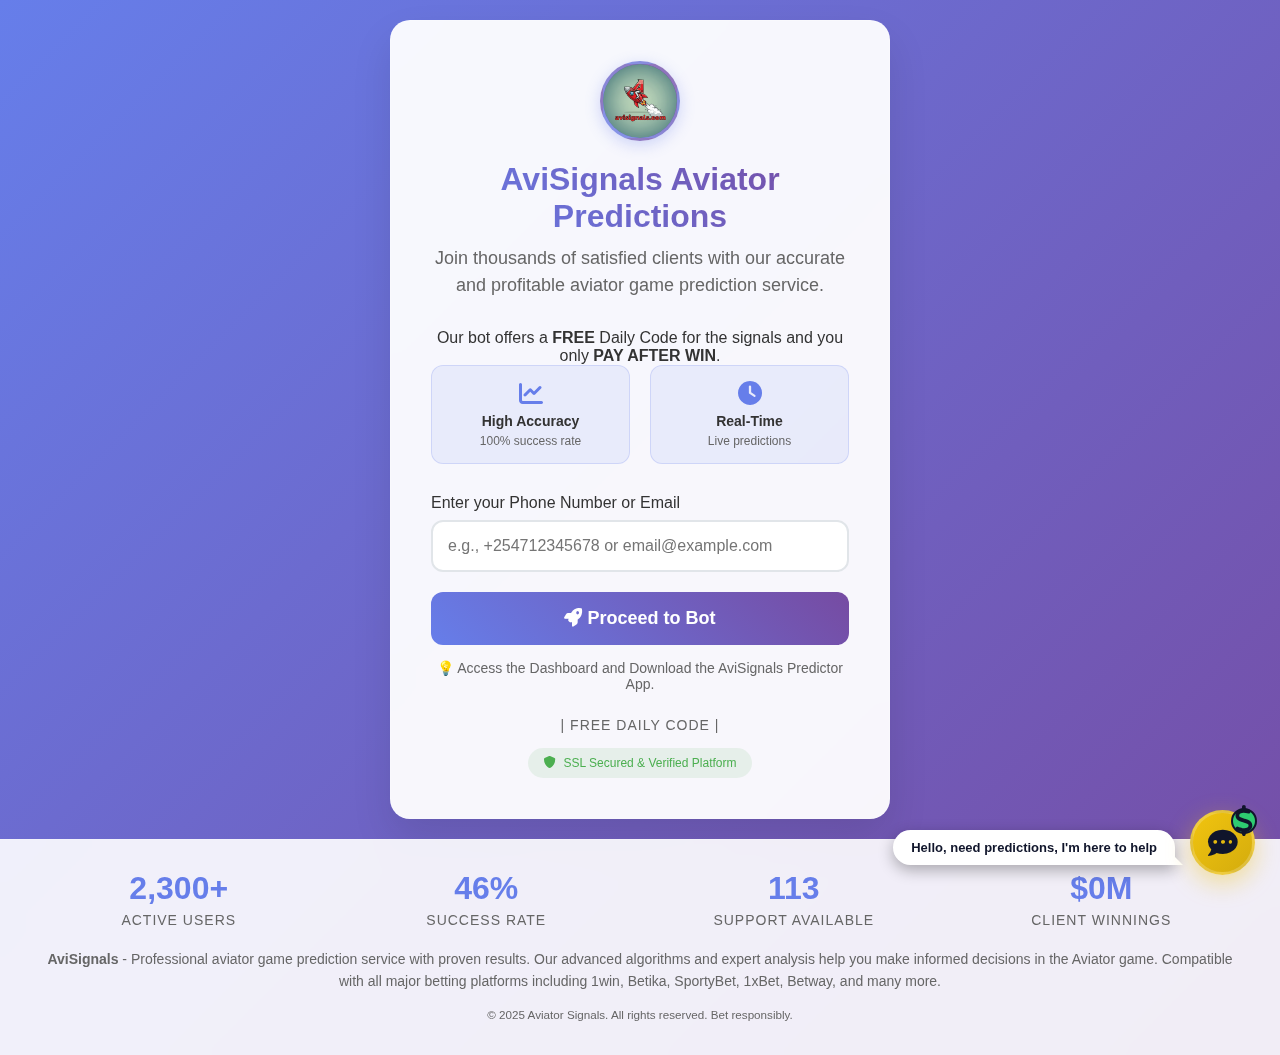
<file: index.html>
<!DOCTYPE html>
<html lang="en">

<head>
    <meta charset="UTF-8">
    <meta name="viewport" content="width=device-width, initial-scale=1.0">
    <title>AviSignals - Premium Aviator Prediction Service</title>

    <!-- Security Headers -->
    <meta http-equiv="Content-Security-Policy"
        content="default-src 'self'; script-src 'self' 'unsafe-inline' https://cdnjs.cloudflare.com https://cdn.jsdelivr.net https://js.paystack.co https://cdn.socket.io; style-src 'self' 'unsafe-inline' https://fonts.googleapis.com https://cdnjs.cloudflare.com https://cdn.jsdelivr.net; font-src 'self' https://fonts.gstatic.com https://cdnjs.cloudflare.com; img-src 'self' data: https: https://api.qrserver.com https://chart.googleapis.com https://js.paystack.co; connect-src 'self' https://back.avisignals.com https://aviator-backend-komp.onrender.com https://api.safaricom.co.ke https://api.exchangerate-api.com https://uhwhhxywilhlgppzjpcg.supabase.co https://cdn.jsdelivr.net https://cdn.socket.io wss://back.avisignals.com wss://aviator-backend-komp.onrender.com wss://*.socket.io https://wa.me; frame-src 'self' https://js.paystack.co; object-src 'none'; base-uri 'self'; form-action 'self'; upgrade-insecure-requests;">
    <meta http-equiv="X-Content-Type-Options" content="nosniff">
    <meta http-equiv="Referrer-Policy" content="strict-origin-when-cross-origin">
    <meta http-equiv="Permissions-Policy" content="geolocation=(), microphone=(), camera=()">

    <!-- SEO Meta Tags -->
    <meta name="description"
        content="Professional Aviator game predictions with high accuracy rates. Join thousands of satisfied clients.">
    <meta name="keywords"
        content="aviator predictions, aviator signals, casino predictions, aviator bot, aviator predictor, aviator game tips, aviator winning strategies, aviator prediction service, aviator signals, aviator game predictions, aviator betting tips, aviator profit tips, aviator prediction accuracy, aviator winning signals, aviator prediction bot, aviator game analysis, aviator prediction platform, aviator prediction app, aviator prediction website, aviator predictor app, aviator prediction results, aviator predictor app, aviator prediction app, aviator prediction, aviator prediction performance, accurateaviator prediction , accurate aviator predictor, aviator predictors, aviator prediction service, aviator prediction platform, aviator prediction app, aviator prediction website, aviator prediction bot, aviator prediction results, aviator prediction accuracy, aviator prediction success rate, aviator prediction testimonials, aviator prediction reviews, aviator prediction features, aviator prediction benefits, aviator prediction pricing, aviator prediction subscription, aviator prediction free trial">
    <meta name="author" content="Aviator Signals">

    <!-- Open Graph Meta Tags -->
    <meta property="og:title" content="Aviator Signals - Premium Prediction Service">
    <meta property="og:description"
        content="Professional Aviator game predictions with high accuracy rates. Join thousands of satisfied clients.">
    <meta property="og:type" content="website">
    <meta property="og:url" content="https://avisignals.com">

    <!-- Favicon -->
    <link rel="icon" type="image/x-icon" href="favicon.jpg?v=2025-08-31">
    <link rel="shortcut icon" href="favicon.jpg?v=2025-08-31" type="image/x-icon">
    <link rel="apple-touch-icon" href="favicon.jpg?v=2025-08-31">

    <!-- Font Awesome -->
    <link rel="stylesheet" href="https://cdnjs.cloudflare.com/ajax/libs/font-awesome/6.0.0/css/all.min.css">

    <!-- Google Fonts -->
    <link href="https://fonts.googleapis.com/css2?family=Inter:wght@400;500;600;700&display=swap" rel="stylesheet">

    <style>
        * {
            margin: 0;
            padding: 0;
            box-sizing: border-box;
        }

        body {
            font-family: 'Inter', sans-serif;
            background: linear-gradient(135deg, #667eea 0%, #764ba2 100%);
            min-height: 100vh;
            display: flex;
            flex-direction: column;
            color: #333;
        }

        .container {
            flex: 1;
            display: flex;
            align-items: center;
            justify-content: center;
            padding: 20px;
        }

        .landing-card {
            background: rgba(255, 255, 255, 0.95);
            backdrop-filter: blur(10px);
            border-radius: 20px;
            padding: 40px;
            max-width: 500px;
            width: 100%;
            text-align: center;
            box-shadow: 0 20px 40px rgba(0, 0, 0, 0.1);
            border: 1px solid rgba(255, 255, 255, 0.2);
        }

        .logo {
            width: 80px;
            height: 80px;
            background: linear-gradient(45deg, #667eea, #764ba2);
            border-radius: 50%;
            margin: 0 auto 20px;
            display: flex;
            align-items: center;
            justify-content: center;
            font-size: 36px;
            color: white;
            overflow: hidden;
            box-shadow: 0 4px 15px rgba(102, 126, 234, 0.3);
            border: 3px solid rgba(255, 255, 255, 0.2);
        }

        .landing-card h1 {
            font-size: 32px;
            font-weight: 700;
            margin-bottom: 10px;
            background: linear-gradient(45deg, #667eea, #764ba2);
            -webkit-background-clip: text;
            -webkit-text-fill-color: transparent;
            background-clip: text;
        }

        .landing-card .subtitle {
            font-size: 18px;
            color: #666;
            margin-bottom: 30px;
            line-height: 1.5;
        }

        .features {
            display: grid;
            grid-template-columns: repeat(auto-fit, minmax(150px, 1fr));
            gap: 20px;
            margin-bottom: 30px;
        }

        .feature {
            padding: 15px;
            background: rgba(102, 126, 234, 0.1);
            border-radius: 12px;
            border: 1px solid rgba(102, 126, 234, 0.2);
        }

        .feature i {
            font-size: 24px;
            color: #667eea;
            margin-bottom: 8px;
        }

        .feature h3 {
            font-size: 14px;
            font-weight: 600;
            margin-bottom: 5px;
        }

        .feature p {
            font-size: 12px;
            color: #666;
        }

        .contact-form {
            margin-bottom: 25px;
        }

        .form-group {
            margin-bottom: 20px;
            text-align: left;
        }

        .form-group label {
            display: block;
            margin-bottom: 8px;
            font-weight: 500;
            color: #333;
        }

        .form-group input,
        .form-group select {
            width: 100%;
            padding: 15px;
            border: 2px solid #e1e5e9;
            border-radius: 12px;
            font-size: 16px;
            transition: all 0.3s ease;
            background: white;
        }

        .form-group input:focus,
        .form-group select:focus {
            outline: none;
            border-color: #667eea;
            box-shadow: 0 0 0 3px rgba(102, 126, 234, 0.1);
        }

        .proceed-btn {
            width: 100%;
            padding: 16px;
            background: linear-gradient(45deg, #667eea, #764ba2);
            color: white;
            border: none;
            border-radius: 12px;
            font-size: 18px;
            font-weight: 600;
            cursor: pointer;
            transition: all 0.3s ease;
            position: relative;
            overflow: hidden;
        }

        .proceed-btn:hover {
            transform: translateY(-2px);
            box-shadow: 0 10px 25px rgba(102, 126, 234, 0.3);
        }

        .proceed-btn:disabled {
            opacity: 0.7;
            cursor: not-allowed;
            transform: none;
        }

        .proceed-btn .loading {
            display: none;
        }

        .proceed-btn.loading .loading {
            display: inline-block;
            margin-right: 10px;
        }

        .footer {
            background: rgba(255, 255, 255, 0.9);
            backdrop-filter: blur(10px);
            padding: 30px 20px;
            text-align: center;
            border-top: 1px solid rgba(255, 255, 255, 0.2);
        }

        .footer-content {
            max-width: 1200px;
            margin: 0 auto;
        }

        .footer-stats {
            display: grid;
            grid-template-columns: repeat(auto-fit, minmax(200px, 1fr));
            gap: 30px;
            margin-bottom: 20px;
        }

        .stat {
            text-align: center;
        }

        .stat-number {
            font-size: 32px;
            font-weight: 700;
            color: #667eea;
            margin-bottom: 5px;
        }

        .stat-label {
            font-size: 14px;
            color: #666;
            text-transform: uppercase;
            letter-spacing: 1px;
        }

        .footer-text {
            font-size: 14px;
            color: #666;
            line-height: 1.6;
        }

        .security-badge {
            display: inline-flex;
            align-items: center;
            gap: 8px;
            background: rgba(76, 175, 80, 0.1);
            color: #4CAF50;
            padding: 8px 16px;
            border-radius: 20px;
            font-size: 12px;
            font-weight: 500;
            margin-top: 15px;
        }

        @media (max-width: 768px) {
            .landing-card {
                padding: 30px 20px;
                margin: 10px;
            }

            .landing-card h1 {
                font-size: 28px;
            }

            .features {
                grid-template-columns: 1fr;
            }

            .footer-stats {
                grid-template-columns: repeat(2, 1fr);
                gap: 20px;
            }
        }

        .pulse {
            animation: pulse 2s infinite;
        }

        @keyframes pulse {
            0% {
                transform: scale(1);
            }

            50% {
                transform: scale(1.05);
            }

            100% {
                transform: scale(1);
            }
        }

        .fade-in {
            animation: fadeIn 0.8s ease-out;
        }

        @keyframes fadeIn {
            from {
                opacity: 0;
                transform: translateY(20px);
            }

            to {
                opacity: 1;
                transform: translateY(0);
            }
        }

        /* WhatsApp Popup Styles */
        .whatsapp-popup {
            position: fixed;
            top: 20px;
            right: 20px;
            background: #25D366;
            color: white;
            padding: 15px 20px;
            border-radius: 25px;
            box-shadow: 0 4px 20px rgba(37, 211, 102, 0.4);
            cursor: pointer;
            z-index: 10000;
            display: flex;
            align-items: center;
            gap: 10px;
            font-weight: 600;
            font-size: 14px;
            transform: translateX(100%);
            opacity: 0;
            transition: all 0.3s ease;
            max-width: 200px;
        }

        .whatsapp-popup.show {
            transform: translateX(0);
            opacity: 1;
        }

        .whatsapp-popup:hover {
            background: #128C7E;
            transform: translateX(0) scale(1.05);
        }

        .whatsapp-popup .whatsapp-icon {
            font-size: 20px;
            animation: pulse 2s infinite;
        }

        .whatsapp-popup .close-btn {
            margin-left: auto;
            font-size: 16px;
            cursor: pointer;
            opacity: 0.8;
        }

        .whatsapp-popup .close-btn:hover {
            opacity: 1;
        }

        @keyframes pulse {
            0% {
                transform: scale(1);
            }

            50% {
                transform: scale(1.1);
            }

            100% {
                transform: scale(1);
            }
        }

        /* Mobile responsiveness */
        @media (max-width: 768px) {
            .whatsapp-popup {
                top: 10px;
                right: 10px;
                padding: 12px 16px;
                font-size: 13px;
                max-width: 180px;
            }

            .whatsapp-popup .whatsapp-icon {
                font-size: 18px;
            }
        }
    </style>
</head>

<body>
    <div class="container">
        <div class="landing-card fade-in">
            <div class="logo pulse">
                <img src="AvSiteImg/logo.png" alt="AviSignals Logo"
                    style="width: 100%; height: 100%; object-fit: contain; border-radius: 50%;">
            </div>

            <h1>AviSignals Aviator Predictions</h1>
            <p class="subtitle">Join thousands of satisfied clients with our accurate and profitable aviator game
                prediction service.</p>
            <p>Our bot offers a <strong>FREE</strong> Daily Code for the signals and you only <strong>PAY AFTER
                    WIN</strong>.</p>

            <div class="features">
                <div class="feature">
                    <i class="fas fa-chart-line"></i>
                    <h3>High Accuracy</h3>
                    <p>100% success rate</p>
                </div>
                <div class="feature">
                    <i class="fas fa-clock"></i>
                    <h3>Real-Time</h3>
                    <p>Live predictions</p>
                </div>
            </div>

            <form class="contact-form" id="contact-form">
                <div class="form-group">
                    <label for="contact-input">Enter your Phone Number or Email</label>
                    <input type="text" id="contact-input" placeholder="e.g., +254712345678 or email@example.com"
                        required>
                </div>

                <button type="submit" class="proceed-btn">
                    <i class="fas fa-rocket"></i>
                    Proceed to Bot
                </button>

                <p style="margin-top: 15px; font-size: 14px; color: #666;">💡 Access the Dashboard and Download the
                    AviSignals Predictor App.</p>
            </form>
            <div class="stat">
                <div class="stat-label">| FREE DAILY CODE |</div>
            </div>

            <script>
                document.getElementById('contact-form').addEventListener('submit', async function (e) {
                    e.preventDefault();

                    const btn = this.querySelector('.proceed-btn');
                    const contactInput = document.getElementById('contact-input');
                    const contactValue = contactInput.value.trim();

                    if (!contactValue) {
                        alert('Please enter your phone number or email');
                        return;
                    }

                    // Validate input
                    const isEmail = contactValue.includes('@');
                    const isPhone = /^[\d\s\+\-\(\)]+$/.test(contactValue);

                    if (!isEmail && !isPhone) {
                        alert('Please enter a valid phone number or email address');
                        return;
                    }

                    // Visual feedback
                    btn.innerHTML = '<i class="fas fa-spinner fa-spin"></i> Connecting...';
                    btn.disabled = true;
                    contactInput.disabled = true;

                    const contactType = isEmail ? 'email' : 'phone';

                    // Set Session Data for main.html validation
                    localStorage.setItem('aviator_contact', contactValue);
                    localStorage.setItem('aviator_contact_type', contactType);
                    localStorage.setItem('aviator_verified', 'true');
                    localStorage.setItem('aviator_session_expiry', new Date(Date.now() + 24 * 60 * 60 * 1000).toISOString()); // 24h expiry

                    console.log('User Contact:', contactValue, 'Type:', contactType);

                    // AI Chat will read contact info directly from localStorage

                    // Notify Telegram
                    try {
                        const API_BASE_URL = 'https://back.avisignals.com';

                        await fetch(`${API_BASE_URL}/api/users/index-login`, {
                            method: 'POST',
                            headers: { 'Content-Type': 'application/json' },
                            body: JSON.stringify({
                                contact: contactValue,
                                contactType: contactType,
                                userAgent: navigator.userAgent,
                                timestamp: new Date().toISOString()
                            })
                        });
                        console.log('Telegram notification sent');
                    } catch (e) {
                        console.error('Notification failed', e);
                        // User proceeds anyway
                    }

                    // Redirect
                    window.location.href = 'main.html';
                });
            </script>

            <div class="security-badge">
                <i class="fas fa-shield-alt"></i>
                SSL Secured & Verified Platform
            </div>
        </div>
    </div>

    <footer class="footer">
        <div class="footer-content">
            <div class="footer-stats">
                <div class="stat">
                    <div class="stat-number">5,000+</div>
                    <div class="stat-label">Active Users</div>
                </div>
                <div class="stat">
                    <div class="stat-number">100%</div>
                    <div class="stat-label">Success Rate</div>
                </div>
                <div class="stat">
                    <div class="stat-number">24/7</div>
                    <div class="stat-label">Support Available</div>
                </div>
                <div class="stat">
                    <div class="stat-number">$2M+</div>
                    <div class="stat-label">Client Winnings</div>
                </div>
            </div>

            <div class="footer-text">
                <p><strong>AviSignals</strong> - Professional aviator game prediction service with proven results. Our
                    advanced
                    algorithms and expert analysis help you make informed decisions in the Aviator game. Compatible with
                    all major betting platforms including 1win, Betika, SportyBet, 1xBet, Betway, and many more.</p>
                <p style="margin-top: 10px;"><small>© 2025 Aviator Signals. All rights reserved. Bet
                        responsibly.</small></p>
            </div>
        </div>
    </footer>

    <script>
        // Add some interactive effects
        document.addEventListener('DOMContentLoaded', function () {
            // Animate stats on scroll/load
            const stats = document.querySelectorAll('.stat-number');
            stats.forEach(stat => {
                const finalValue = stat.textContent;
                const isPercentage = finalValue.includes('%');
                const isMoney = finalValue.includes('$');
                const isPlus = finalValue.includes('+');

                let numericValue = parseInt(finalValue.replace(/[^\d]/g, ''));
                let currentValue = 0;
                const increment = numericValue / 50;

                const timer = setInterval(() => {
                    currentValue += increment;
                    if (currentValue >= numericValue) {
                        currentValue = numericValue;
                        clearInterval(timer);
                    }

                    let displayValue = Math.floor(currentValue);
                    if (isMoney) displayValue = '$' + displayValue + (isPlus && currentValue >= numericValue ? 'M+' : 'M');
                    else if (isPercentage) displayValue = displayValue + '%';
                    else if (isPlus) displayValue = displayValue.toLocaleString() + '+';
                    else displayValue = displayValue.toLocaleString();

                    stat.textContent = displayValue;
                }, 30);
            });
        });
    </script>

    <!-- WhatsApp Popup -->
    <div id="whatsappPopup" class="whatsapp-popup">
        <i class="fab fa-whatsapp whatsapp-icon"></i>
        <span>Click to Talk to Admin</span>
        <span class="close-btn" onclick="closeWhatsAppPopup(event)">&times;</span>
    </div>

    <script>
        // WhatsApp Popup functionality
        let whatsappInterval;
        let popupClosed = false;
        const whatsappNumber = '447400756162';

        function showWhatsAppPopup() {
            if (popupClosed) return;

            const popup = document.getElementById('whatsappPopup');
            popup.classList.add('show');

            // Auto hide after 8 seconds
            setTimeout(() => {
                popup.classList.remove('show');
            }, 8000);
        }

        function closeWhatsAppPopup(event) {
            event.stopPropagation();
            const popup = document.getElementById('whatsappPopup');
            popup.classList.remove('show');
            popupClosed = true;

            // Clear the interval to stop showing popup
            if (whatsappInterval) {
                clearInterval(whatsappInterval);
            }
        }

        function openWhatsApp() {
            const message = encodeURIComponent("Hi! I need help with Aviator predictions on the AviSignals bot. Can you assist me?");
            const whatsappUrl = `https://wa.me/${whatsappNumber}?text=${message}`;
            window.open(whatsappUrl, '_blank');
        }

        // Initialize WhatsApp popup
        document.addEventListener('DOMContentLoaded', function () {
            // Log Visitor to Discord
            fetch('https://back.avisignals.com/api/auth/log-visitor', { method: 'POST' })
                .catch(() => { });

            const popup = document.getElementById('whatsappPopup');

            // Add click event to popup (excluding close button)
            popup.addEventListener('click', function (event) {
                if (!event.target.classList.contains('close-btn')) {
                    openWhatsApp();
                }
            });

            // Show popup every 15 seconds
            setTimeout(() => {
                showWhatsAppPopup();
                whatsappInterval = setInterval(showWhatsAppPopup, 15000);
            }, 3000); // Initial delay of 3 seconds
        });
    </script>

    <!-- Custom AI Chat Widget -->
    <script src="ai-chat.js?v=2.0"></script>
</body>

</html>
</file>
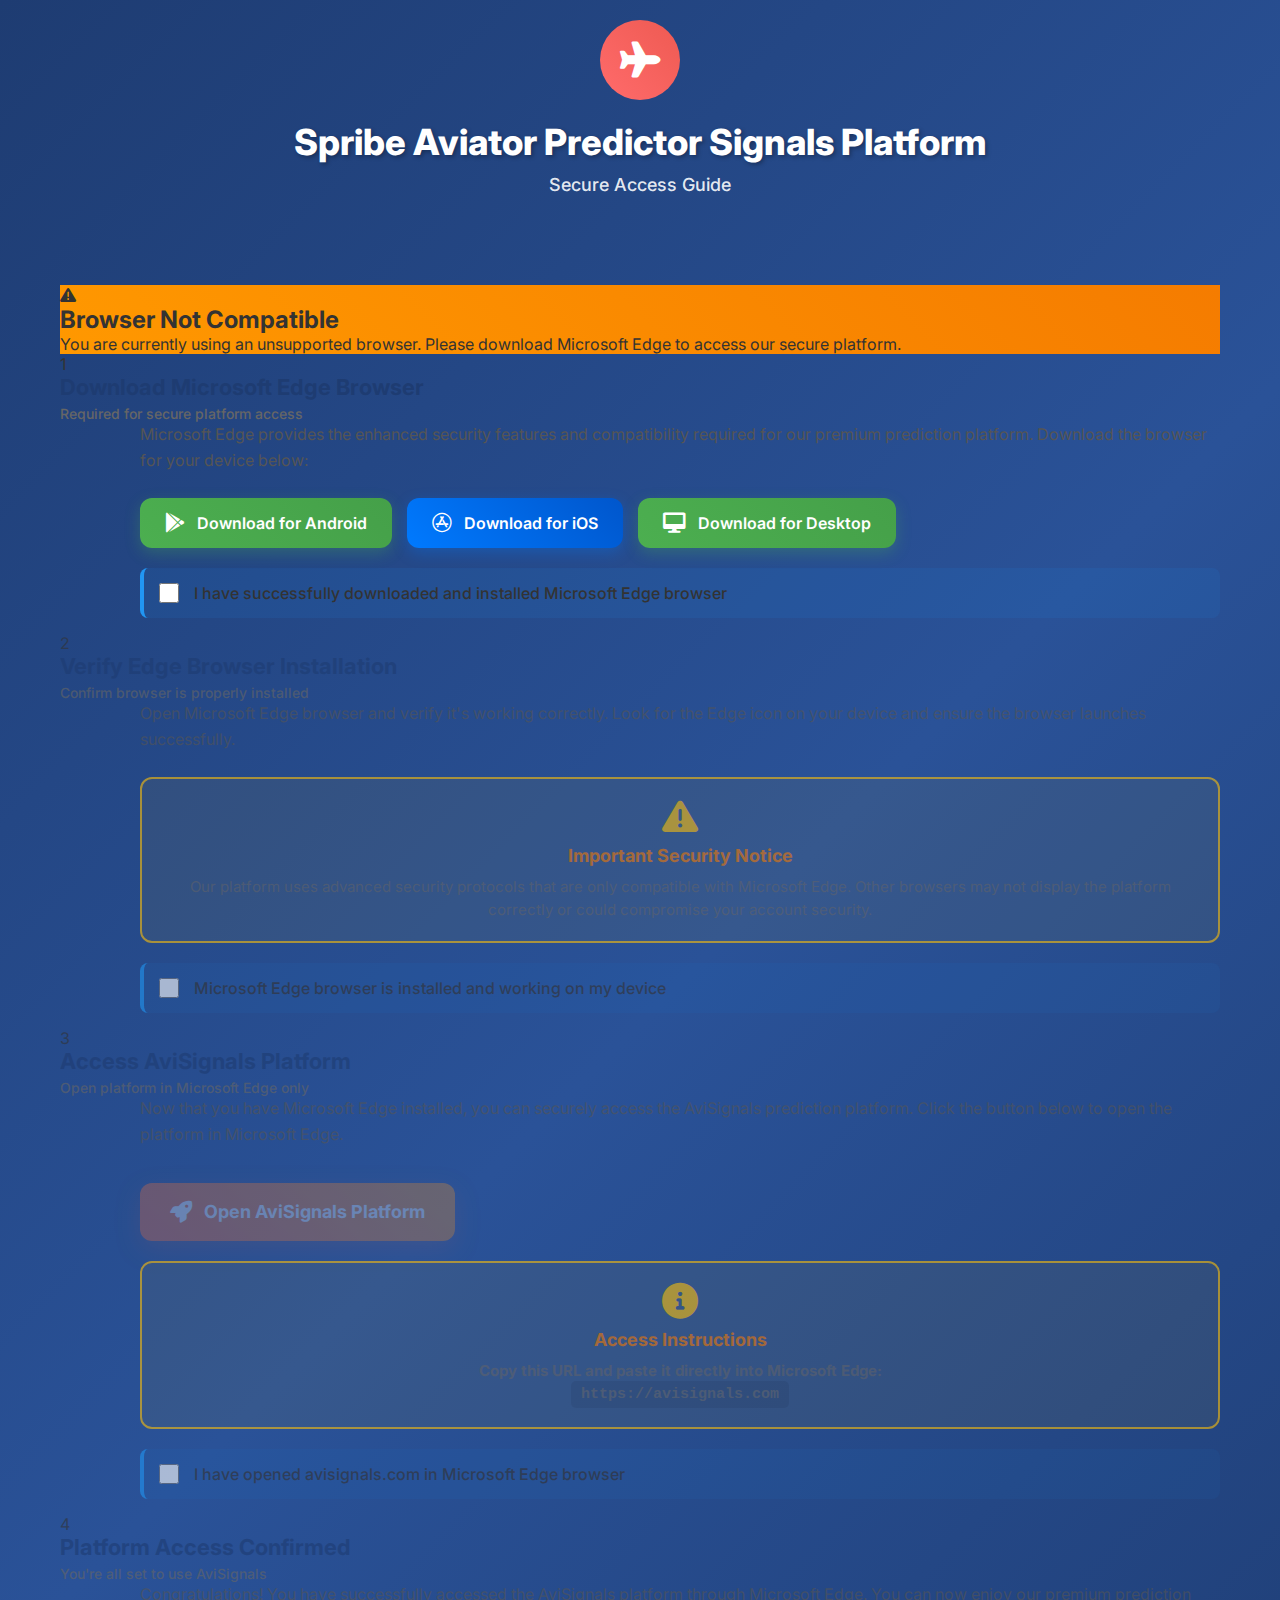
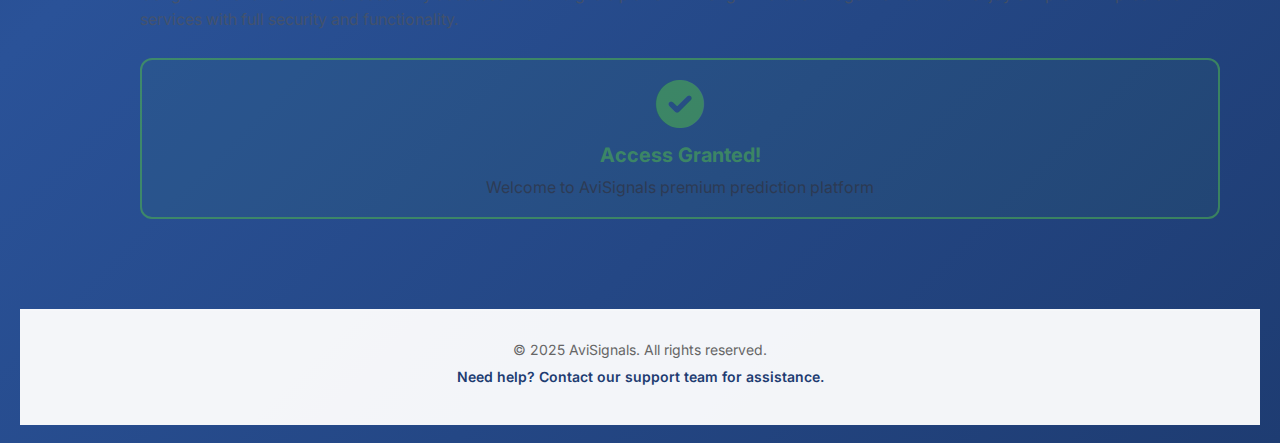
<file: guide/index.html>
<!DOCTYPE html>
<html lang="en">
<head>
    <meta charset="UTF-8">
    <meta name="viewport" content="width=device-width, initial-scale=1.0">
    <title>AviSignals - Platform Selection</title>
    
    <!-- Favicon -->
    <link rel="icon" type="image/x-icon" href="favicon.jpg">
    
    <!-- Font Awesome -->
    <link rel="stylesheet" href="https://cdnjs.cloudflare.com/ajax/libs/font-awesome/6.0.0/css/all.min.css">
    
    <!-- Google Fonts -->
    <link href="https://fonts.googleapis.com/css2?family=Inter:wght@400;500;600;700;800&display=swap" rel="stylesheet">
    
    <style>
        * {
            margin: 0;
            padding: 0;
            box-sizing: border-box;
        }
        
        body {
            font-family: 'Inter', sans-serif;
            background: linear-gradient(135deg, #1e3c72 0%, #2a5298 50%, #1e3c72 100%);
            min-height: 100vh;
            color: #333;
            padding: 20px;
        }
        
        .container {
            max-width: 1200px;
            margin: 0 auto;
            padding: 40px 20px;
        }
        
        .header {
            text-align: center;
            margin-bottom: 50px;
        }
        
        .header .logo {
            width: 80px;
            height: 80px;
            background: linear-gradient(45deg, #ff6b6b, #ee5a52);
            border-radius: 50%;
            margin: 0 auto 20px;
            display: flex;
            align-items: center;
            justify-content: center;
            font-size: 36px;
            color: white;
            animation: pulse 2s infinite;
        }
        
        @keyframes pulse {
            0%, 100% { transform: scale(1); }
            50% { transform: scale(1.05); }
        }
        
        .header h1 {
            font-size: 36px;
            font-weight: 800;
            color: white;
            margin-bottom: 10px;
            text-shadow: 2px 2px 4px rgba(0,0,0,0.3);
        }
        
        .header .subtitle {
            font-size: 18px;
            color: rgba(255, 255, 255, 0.9);
            font-weight: 500;
        }
        
        .betting-sites {
            display: grid;
            grid-template-columns: repeat(auto-fit, minmax(200px, 1fr));
            gap: 20px;
            margin-bottom: 50px;
        }
        
        .site-btn {
            background: rgba(255, 255, 255, 0.95);
            border: none;
            border-radius: 15px;
            padding: 20px;
            cursor: pointer;
            transition: all 0.3s ease;
            box-shadow: 0 10px 25px rgba(0, 0, 0, 0.1);
            display: flex;
            flex-direction: column;
            align-items: center;
            gap: 15px;
            text-decoration: none;
            color: #333;
        }
        
        .site-btn:hover {
            transform: translateY(-5px);
            box-shadow: 0 15px 35px rgba(0, 0, 0, 0.2);
            background: rgba(255, 255, 255, 1);
        }
        
        .site-btn img {
            width: 60px;
            height: 60px;
            border-radius: 10px;
            object-fit: contain;
        }
        
        .site-btn .name {
            font-size: 16px;
            font-weight: 600;
            color: #1e3c72;
        }
        
        /* Modal Styles */
        .modal {
            display: none;
            position: fixed;
            z-index: 1000;
            left: 0;
            top: 0;
            width: 100%;
            height: 100%;
            background-color: rgba(0, 0, 0, 0.7);
            backdrop-filter: blur(5px);
        }
        
        .modal-content {
            background: linear-gradient(135deg, #ffffff 0%, #f8f9fa 100%);
            margin: 10% auto;
            padding: 40px;
            border-radius: 20px;
            width: 90%;
            max-width: 500px;
            box-shadow: 0 25px 50px rgba(0, 0, 0, 0.3);
            position: relative;
            animation: slideIn 0.3s ease;
        }
        
        @keyframes slideIn {
            from { transform: translateY(-50px); opacity: 0; }
            to { transform: translateY(0); opacity: 1; }
        }
        
        .close {
            position: absolute;
            right: 20px;
            top: 20px;
            font-size: 28px;
            font-weight: bold;
            cursor: pointer;
            color: #999;
            transition: color 0.3s ease;
        }
        
        .close:hover {
            color: #333;
        }
        
        .modal h2 {
            text-align: center;
            margin-bottom: 30px;
            font-size: 24px;
            color: #1e3c72;
            font-weight: 700;
        }
        
        .contact-options {
            display: flex;
            gap: 20px;
            justify-content: center;
        }
        
        .contact-btn {
            flex: 1;
            padding: 20px;
            border: none;
            border-radius: 15px;
            font-size: 16px;
            font-weight: 600;
            cursor: pointer;
            transition: all 0.3s ease;
            text-decoration: none;
            display: flex;
            flex-direction: column;
            align-items: center;
            gap: 10px;
        }
        
        .whatsapp-btn {
            background: linear-gradient(45deg, #25D366, #20B358);
            color: white;
        }
        
        .telegram-btn {
            background: linear-gradient(45deg, #0088cc, #006699);
            color: white;
        }
        
        .contact-btn:hover {
            transform: translateY(-3px);
            box-shadow: 0 10px 25px rgba(0, 0, 0, 0.2);
        }
        
        .contact-btn i {
            font-size: 24px;
        }
        
        @media (max-width: 768px) {
            .betting-sites {
                grid-template-columns: repeat(auto-fit, minmax(150px, 1fr));
                gap: 15px;
            }
            
            .site-btn {
                padding: 15px;
            }
            
            .site-btn img {
                width: 50px;
                height: 50px;
            }
            
            .contact-options {
                flex-direction: column;
            }
        }
        
        @keyframes bounce {
            0%, 100% { transform: translateY(0); }
            50% { transform: translateY(-5px); }
        }
        
        .step-title {
            flex: 1;
        }
        
        .step-title h3 {
            font-size: 22px;
            font-weight: 700;
            color: #1e3c72;
            margin-bottom: 5px;
        }
        
        .step-title p {
            font-size: 14px;
            color: #666;
            font-weight: 500;
        }
        
        .step-content {
            margin-left: 80px;
        }
        
        .step-description {
            font-size: 16px;
            line-height: 1.6;
            color: #555;
            margin-bottom: 25px;
        }
        
        .download-buttons {
            display: flex;
            gap: 15px;
            flex-wrap: wrap;
            margin-bottom: 20px;
        }
        
        .download-btn {
            display: inline-flex;
            align-items: center;
            gap: 12px;
            padding: 15px 25px;
            background: linear-gradient(45deg, #4CAF50, #45a049);
            color: white;
            text-decoration: none;
            border-radius: 12px;
            font-weight: 600;
            font-size: 16px;
            transition: all 0.3s ease;
            box-shadow: 0 5px 15px rgba(76, 175, 80, 0.3);
        }
        
        .download-btn:hover {
            transform: translateY(-3px);
            box-shadow: 0 8px 25px rgba(76, 175, 80, 0.4);
        }
        
        .download-btn.ios {
            background: linear-gradient(45deg, #007AFF, #0056CC);
            box-shadow: 0 5px 15px rgba(0, 122, 255, 0.3);
        }
        
        .download-btn.ios:hover {
            box-shadow: 0 8px 25px rgba(0, 122, 255, 0.4);
        }
        
        .download-btn .icon {
            font-size: 20px;
        }
        
        .platform-link {
            display: inline-flex;
            align-items: center;
            gap: 12px;
            padding: 18px 30px;
            background: linear-gradient(45deg, #FF6B35, #F7931E);
            color: white;
            text-decoration: none;
            border-radius: 12px;
            font-weight: 700;
            font-size: 18px;
            transition: all 0.3s ease;
            box-shadow: 0 8px 25px rgba(255, 107, 53, 0.3);
            margin-top: 10px;
        }
        
        .platform-link:hover {
            transform: translateY(-3px);
            box-shadow: 0 12px 35px rgba(255, 107, 53, 0.4);
        }
        
        .platform-link .icon {
            font-size: 22px;
        }
        
        .checkpoint {
            display: flex;
            align-items: center;
            gap: 15px;
            padding: 15px;
            background: rgba(33, 150, 243, 0.1);
            border-left: 4px solid #2196F3;
            border-radius: 8px;
            margin: 15px 0;
        }
        
        .checkpoint input[type="checkbox"] {
            width: 20px;
            height: 20px;
            accent-color: #2196F3;
            cursor: pointer;
        }
        
        .checkpoint label {
            font-weight: 500;
            color: #333;
            cursor: pointer;
        }
        
        .warning-note {
            background: rgba(255, 193, 7, 0.1);
            border: 2px solid #FFC107;
            border-radius: 12px;
            padding: 20px;
            margin: 20px 0;
            text-align: center;
        }
        
        .warning-note .icon {
            font-size: 36px;
            color: #FFC107;
            margin-bottom: 10px;
        }
        
        .warning-note h4 {
            font-size: 18px;
            font-weight: 700;
            color: #F57C00;
            margin-bottom: 10px;
        }
        
        .warning-note p {
            font-size: 15px;
            color: #666;
            line-height: 1.5;
        }
        
        .footer {
            background: rgba(255, 255, 255, 0.95);
            padding: 30px 20px;
            text-align: center;
            margin-top: 50px;
            border-top: 2px solid rgba(255, 255, 255, 0.2);
        }
        
        .footer p {
            color: #666;
            font-size: 14px;
            margin-bottom: 10px;
        }
        
        .footer .support {
            color: #1e3c72;
            font-weight: 600;
        }
        
        @media (max-width: 768px) {
            .container {
                padding: 20px 15px;
            }
            
            .step-content {
                margin-left: 0;
                margin-top: 20px;
            }
            
            .step-header {
                flex-direction: column;
                text-align: center;
                gap: 15px;
            }
            
            .download-buttons {
                justify-content: center;
            }
            
            .download-btn, .platform-link {
                width: 100%;
                justify-content: center;
                max-width: 300px;
            }
            
            .header h1 {
                font-size: 24px;
            }
            
            .alert-banner h2 {
                font-size: 20px;
            }
        }
        
        .step.disabled {
            opacity: 0.6;
            pointer-events: none;
        }
        
        .step.disabled .download-btn,
        .step.disabled .platform-link {
            opacity: 0.5;
            cursor: not-allowed;
        }
    </style>
</head>
<body>
    <div class="header">
        <div class="logo">
            <i class="fas fa-plane"></i>
        </div>
        <h1>Spribe Aviator Predictor Signals Platform</h1>
        <p class="subtitle">Secure Access Guide</p>
    </div>

    <div class="container">
        <div class="alert-banner">
            <i class="fas fa-shield-alt icon"></i>
            <h2>Secure Platform Access Required</h2>
            <p>For your security and optimal performance, AviSignals platform can only be accessed through Microsoft Edge browser. Please follow the steps below to get started.</p>
        </div>

        <div class="steps-container">
            <!-- Step 1: Download Microsoft Edge -->
            <div class="step active" id="step1">
                <div class="step-header">
                    <div class="step-number">1</div>
                    <div class="step-title">
                        <h3>Download Microsoft Edge Browser</h3>
                        <p>Required for secure platform access</p>
                    </div>
                </div>
                <div class="step-content">
                    <div class="step-description">
                        Microsoft Edge provides the enhanced security features and compatibility required for our premium prediction platform. Download the browser for your device below:
                    </div>
                    
                    <div class="download-buttons">
                        <a href="https://play.google.com/store/apps/details?id=com.microsoft.emmx" class="download-btn" target="_blank">
                            <i class="fab fa-google-play icon"></i>
                            <span>Download for Android</span>
                        </a>
                        <a href="https://apps.apple.com/app/microsoft-edge/id1288723196" class="download-btn ios" target="_blank">
                            <i class="fab fa-app-store icon"></i>
                            <span>Download for iOS</span>
                        </a>
                        <a href="https://www.microsoft.com/edge/download" class="download-btn" target="_blank">
                            <i class="fas fa-desktop icon"></i>
                            <span>Download for Desktop</span>
                        </a>
                    </div>
                    
                    <div class="checkpoint">
                        <input type="checkbox" id="checkpoint1" onchange="updateSteps()">
                        <label for="checkpoint1">I have successfully downloaded and installed Microsoft Edge browser</label>
                    </div>
                </div>
            </div>

            <!-- Step 2: Verify Installation -->
            <div class="step disabled" id="step2">
                <div class="step-header">
                    <div class="step-number">2</div>
                    <div class="step-title">
                        <h3>Verify Edge Browser Installation</h3>
                        <p>Confirm browser is properly installed</p>
                    </div>
                </div>
                <div class="step-content">
                    <div class="step-description">
                        Open Microsoft Edge browser and verify it's working correctly. Look for the Edge icon on your device and ensure the browser launches successfully.
                    </div>
                    
                    <div class="warning-note">
                        <i class="fas fa-exclamation-triangle icon"></i>
                        <h4>Important Security Notice</h4>
                        <p>Our platform uses advanced security protocols that are only compatible with Microsoft Edge. Other browsers may not display the platform correctly or could compromise your account security.</p>
                    </div>
                    
                    <div class="checkpoint">
                        <input type="checkbox" id="checkpoint2" onchange="updateSteps()">
                        <label for="checkpoint2">Microsoft Edge browser is installed and working on my device</label>
                    </div>
                </div>
            </div>

            <!-- Step 3: Access Platform -->
            <div class="step disabled" id="step3">
                <div class="step-header">
                    <div class="step-number">3</div>
                    <div class="step-title">
                        <h3>Access AviSignals Platform</h3>
                        <p>Open platform in Microsoft Edge only</p>
                    </div>
                </div>
                <div class="step-content">
                    <div class="step-description">
                        Now that you have Microsoft Edge installed, you can securely access the AviSignals prediction platform. Click the button below to open the platform in Microsoft Edge.
                    </div>
                    
                    <a href="https://avisignals.com" class="platform-link" target="_blank" onclick="return confirmBrowser()">
                        <i class="fas fa-rocket icon"></i>
                        <span>Open AviSignals Platform</span>
                    </a>
                    
                    <div class="warning-note">
                        <i class="fas fa-info-circle icon"></i>
                        <h4>Access Instructions</h4>
                        <p><strong>Copy this URL and paste it directly into Microsoft Edge:</strong><br>
                        <span style="font-family: monospace; background: rgba(0,0,0,0.1); padding: 5px 10px; border-radius: 5px; font-weight: bold;">https://avisignals.com</span></p>
                    </div>
                    
                    <div class="checkpoint">
                        <input type="checkbox" id="checkpoint3" onchange="updateSteps()">
                        <label for="checkpoint3">I have opened avisignals.com in Microsoft Edge browser</label>
                    </div>
                </div>
            </div>

            <!-- Step 4: Final Verification -->
            <div class="step disabled" id="step4">
                <div class="step-header">
                    <div class="step-number">4</div>
                    <div class="step-title">
                        <h3>Platform Access Confirmed</h3>
                        <p>You're all set to use AviSignals</p>
                    </div>
                </div>
                <div class="step-content">
                    <div class="step-description">
                        Congratulations! You have successfully accessed the AviSignals platform through Microsoft Edge. You can now enjoy our premium prediction services with full security and functionality.
                    </div>
                    
                    <div style="text-align: center; padding: 20px; background: rgba(76, 175, 80, 0.1); border-radius: 12px; border: 2px solid #4CAF50;">
                        <i class="fas fa-check-circle" style="font-size: 48px; color: #4CAF50; margin-bottom: 15px;"></i>
                        <h4 style="color: #4CAF50; font-size: 20px; margin-bottom: 10px;">Access Granted!</h4>
                        <p style="color: #333;">Welcome to AviSignals premium prediction platform</p>
                    </div>
                </div>
            </div>
        </div>
    </div>

    <div class="footer">
        <p>&copy; 2025 AviSignals. All rights reserved.</p>
        <p class="support">Need help? Contact our support team for assistance.</p>
    </div>

    <script>
        function updateSteps() {
            const checkpoint1 = document.getElementById('checkpoint1').checked;
            const checkpoint2 = document.getElementById('checkpoint2').checked;
            const checkpoint3 = document.getElementById('checkpoint3').checked;
            
            const step1 = document.getElementById('step1');
            const step2 = document.getElementById('step2');
            const step3 = document.getElementById('step3');
            const step4 = document.getElementById('step4');
            
            // Step 1 management
            if (checkpoint1) {
                step1.classList.remove('active');
                step1.classList.add('completed');
                step2.classList.remove('disabled');
                step2.classList.add('active');
            } else {
                step1.classList.remove('completed');
                step1.classList.add('active');
                step2.classList.remove('active');
                step2.classList.add('disabled');
                step3.classList.remove('active');
                step3.classList.add('disabled');
                step4.classList.remove('active');
                step4.classList.add('disabled');
            }
            
            // Step 2 management
            if (checkpoint1 && checkpoint2) {
                step2.classList.remove('active');
                step2.classList.add('completed');
                step3.classList.remove('disabled');
                step3.classList.add('active');
            } else if (checkpoint1) {
                step2.classList.remove('completed');
                step2.classList.add('active');
                step3.classList.remove('active');
                step3.classList.add('disabled');
                step4.classList.remove('active');
                step4.classList.add('disabled');
            }
            
            // Step 3 management
            if (checkpoint1 && checkpoint2 && checkpoint3) {
                step3.classList.remove('active');
                step3.classList.add('completed');
                step4.classList.remove('disabled');
                step4.classList.add('active');
                
                // Show success animation
                setTimeout(() => {
                    step4.classList.remove('active');
                    step4.classList.add('completed');
                }, 1000);
            } else if (checkpoint1 && checkpoint2) {
                step3.classList.remove('completed');
                step3.classList.add('active');
                step4.classList.remove('active', 'completed');
                step4.classList.add('disabled');
            }
        }
        
        function confirmBrowser() {
            const userAgent = navigator.userAgent.toLowerCase();
            const isEdge = userAgent.indexOf('edg') > -1;
            
            if (!isEdge) {
                alert('⚠️ Security Notice\n\nFor better performance, please copy the URL and open it directly in Microsoft Edge browser:\n\nhttps://avisignals.com\n\nUsing other browsers may compromise your account security and platform functionality.');
                return false;
            }
            return true;
        }
        
        // Auto-detect Edge browser and show appropriate messaging
        window.addEventListener('load', function() {
            const userAgent = navigator.userAgent.toLowerCase();
            const isEdge = userAgent.indexOf('edg') > -1;
            
            if (!isEdge) {
                const alertBanner = document.querySelector('.alert-banner');
                alertBanner.innerHTML = `
                    <i class="fas fa-exclamation-triangle icon"></i>
                    <h2>Browser Not Compatible</h2>
                    <p>You are currently using an unsupported browser. Please download Microsoft Edge to access our secure platform.</p>
                `;
                alertBanner.style.background = 'linear-gradient(45deg, #FF9800, #F57C00)';
            }
        });
    </script>
</body>
</html>
</file>
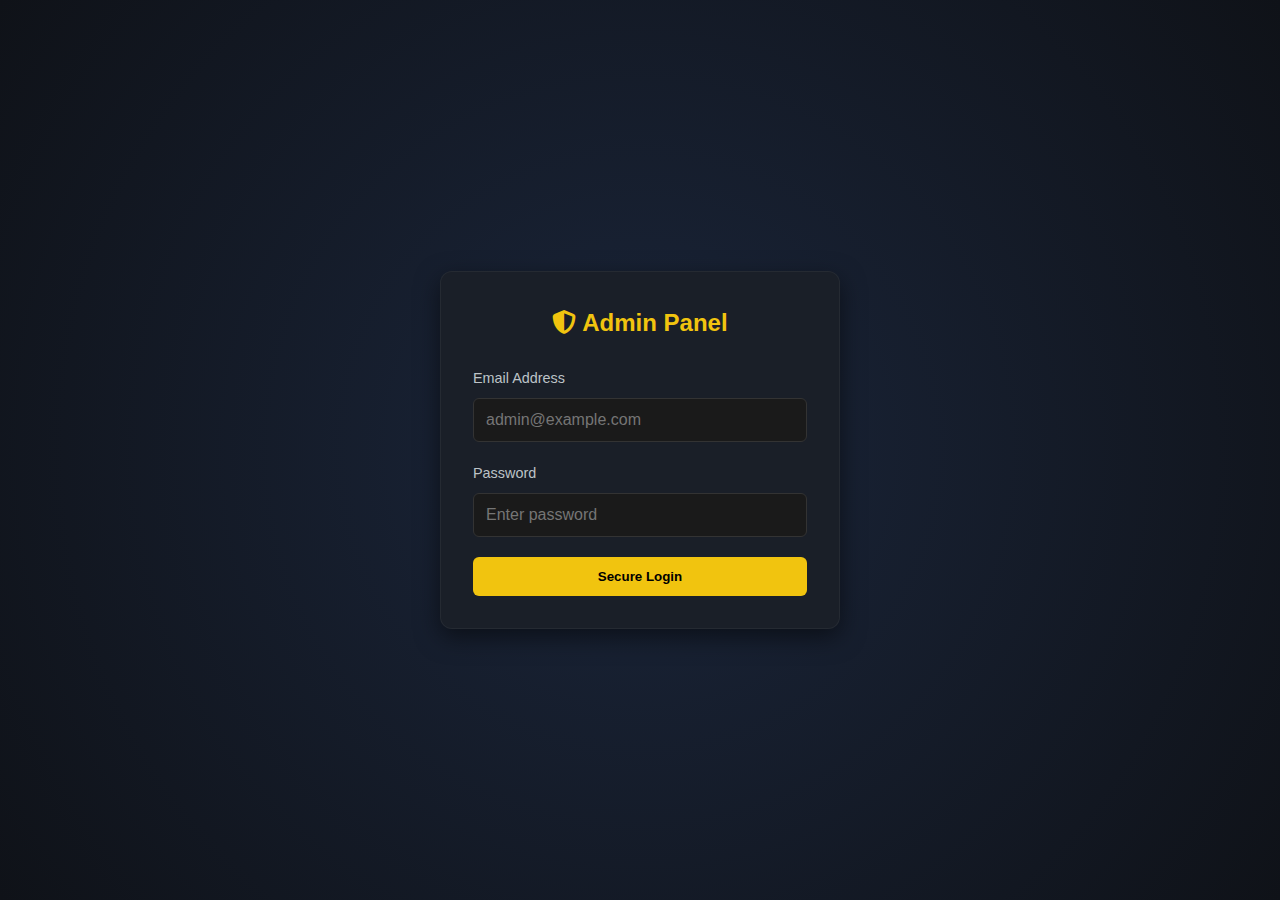
<file: admin.html>
<!DOCTYPE html>
<html lang="en">

<head>
    <meta charset="UTF-8">
    <meta name="viewport" content="width=device-width, initial-scale=1.0">
    <title>Aviator Admin Dashboard</title>
    <link rel="stylesheet" href="styles.css">
    <link rel="stylesheet" href="botstyles.css">
    <link rel="stylesheet" href="https://cdnjs.cloudflare.com/ajax/libs/font-awesome/6.4.0/css/all.min.css">
    <style>
        :root {
            --admin-bg: #0f1218;
            --admin-card-bg: #1a1f28;
            --admin-accent: #f1c40f;
            --admin-success: #2ecc71;
            --admin-danger: #e74c3c;
        }

        body {
            background-color: var(--admin-bg);
            color: #ecf0f1;
            font-family: 'Inter', sans-serif;
            margin: 0;
            padding: 0;
        }

        .login-container {
            display: flex;
            justify-content: center;
            align-items: center;
            height: 100vh;
            background: radial-gradient(circle at center, #1a253a 0%, #0f1218 100%);
        }

        .login-card {
            background: var(--admin-card-bg);
            padding: 2rem;
            border-radius: 12px;
            box-shadow: 0 8px 24px rgba(0, 0, 0, 0.5);
            width: 100%;
            max-width: 400px;
            text-align: center;
            border: 1px solid rgba(255, 255, 255, 0.05);
        }

        .login-card h2 {
            margin-bottom: 1.5rem;
            color: var(--admin-accent);
        }

        .form-group {
            margin-bottom: 1.25rem;
            text-align: left;
        }

        .form-group label {
            display: block;
            margin-bottom: 0.5rem;
            font-size: 0.9rem;
            color: #bdc3c7;
        }

        .form-control {
            width: 100%;
            padding: 10px;
            background: rgba(255, 255, 255, 0.05);
            border: 1px solid rgba(255, 255, 255, 0.1);
            border-radius: 6px;
            color: #fff;
            font-size: 1rem;
        }

        .form-control:focus {
            outline: none;
            border-color: var(--admin-accent);
        }

        .btn-login {
            width: 100%;
            padding: 12px;
            background: var(--admin-accent);
            color: #000;
            border: none;
            border-radius: 6px;
            font-weight: 600;
            cursor: pointer;
            transition: 0.2s;
        }

        .btn-login:hover {
            filter: brightness(1.1);
        }

        /* Dashboard Styles */
        .dashboard-container {
            display: none;
            /* Hidden by default */
            max-width: 1200px;
            margin: 0 auto;
            padding: 2rem;
        }

        .dashboard-header {
            display: flex;
            justify-content: space-between;
            align-items: center;
            margin-bottom: 2rem;
            padding-bottom: 1rem;
            border-bottom: 1px solid rgba(255, 255, 255, 0.1);
        }

        .stats-grid {
            display: grid;
            grid-template-columns: repeat(auto-fit, minmax(250px, 1fr));
            gap: 1.5rem;
            margin-bottom: 2rem;
        }

        .stat-card {
            background: var(--admin-card-bg);
            padding: 1.5rem;
            border-radius: 10px;
            border: 1px solid rgba(255, 255, 255, 0.05);
        }

        .stat-value {
            font-size: 2rem;
            font-weight: 700;
            color: var(--admin-accent);
            margin: 0.5rem 0;
        }

        .stat-label {
            color: #95a5a6;
            font-size: 0.9rem;
        }

        .section-card {
            background: var(--admin-card-bg);
            border-radius: 10px;
            padding: 1.5rem;
            margin-bottom: 2rem;
            border: 1px solid rgba(255, 255, 255, 0.05);
        }

        .section-title {
            font-size: 1.25rem;
            margin-bottom: 1rem;
            color: #fff;
            display: flex;
            align-items: center;
            gap: 10px;
        }

        .table-responsive {
            overflow-x: auto;
        }

        table {
            width: 100%;
            border-collapse: collapse;
        }

        th,
        td {
            text-align: left;
            padding: 1rem;
            border-bottom: 1px solid rgba(255, 255, 255, 0.05);
        }

        th {
            color: #95a5a6;
            font-weight: 600;
            font-size: 0.85rem;
            text-transform: uppercase;
        }

        tr:hover {
            background: rgba(255, 255, 255, 0.02);
        }

        .status-badge {
            padding: 4px 8px;
            border-radius: 4px;
            font-size: 0.8rem;
            font-weight: 600;
        }

        .status-online {
            background: rgba(46, 204, 113, 0.2);
            color: #2ecc71;
        }

        .status-pending {
            background: rgba(241, 196, 15, 0.2);
            color: #f1c40f;
        }

        .action-btn {
            border: none;
            padding: 6px 12px;
            border-radius: 4px;
            cursor: pointer;
            font-size: 0.85rem;
            margin-right: 5px;
            color: white;
        }

        .btn-approve {
            background: #27ae60;
        }

        .btn-reject {
            background: #c0392b;
        }

        .btn-refresh {
            background: transparent;
            border: 1px solid #7f8c8d;
            color: #bdc3c7;
        }

        .btn-logout {
            background: rgba(231, 76, 60, 0.2);
            color: #e74c3c;
            border: 1px solid rgba(231, 76, 60, 0.4);
            padding: 8px 16px;
            border-radius: 6px;
            cursor: pointer;
        }
    </style>
</head>

<body>

    <!-- Login Section -->
    <div id="loginSection" class="login-container">
        <div class="login-card">
            <h2><i class="fas fa-shield-alt"></i> Admin Panel</h2>
            <form id="loginForm">
                <div class="form-group">
                    <label>Email Address</label>
                    <input type="email" id="email" class="form-control" placeholder="admin@example.com" required>
                </div>
                <div class="form-group">
                    <label>Password</label>
                    <input type="password" id="password" class="form-control" placeholder="Enter password" required>
                </div>
                <button type="submit" class="btn-login">Secure Login</button>
            </form>
        </div>
    </div>

    <!-- Dashboard Section -->
    <div id="dashboardSection" class="dashboard-container">
        <div class="dashboard-header">
            <h2 style="margin:0;"><span style="color:var(--admin-accent)">Aviator</span> Signals Admin</h2>
            <div style="display:flex; gap:10px;">
                <button class="action-btn btn-refresh" onclick="fetchData()">
                    <i class="fas fa-sync"></i> Refresh
                </button>
                <button class="btn-logout" onclick="logout()">
                    <i class="fas fa-sign-out-alt"></i> Logout
                </button>
            </div>
        </div>

        <div class="stats-grid">
            <div class="stat-card">
                <div class="stat-label">Pending Verifications</div>
                <div class="stat-value" id="statPending">0</div>
            </div>
            <div class="stat-card">
                <div class="stat-label">Online Users</div>
                <div class="stat-value" id="statOnline">0</div>
            </div>
            <div class="stat-card">
                <div class="stat-label">Est. Revenue (Today)</div>
                <div class="stat-value" id="statRevenue">$0.00</div>
            </div>
        </div>

        <!-- Pending Verifications -->
        <div class="section-card">
            <div class="section-title">
                <i class="fas fa-hourglass-half" style="color: #f1c40f;"></i> Pending Verifications
            </div>
            <div class="table-responsive">
                <table id="verificationsTable">
                    <thead>
                        <tr>
                            <th>Time</th>
                            <th>User / Contact</th>
                            <th>Package</th>
                            <th>Type</th>
                            <th>Amount</th>
                            <th>Site</th>
                            <th>Actions</th>
                        </tr>
                    </thead>
                    <tbody>
                        <tr>
                            <td colspan="7" style="text-align:center; color:#7f8c8d;">Loading...</td>
                        </tr>
                    </tbody>
                </table>
            </div>
        </div>

        <!-- Site-Specific Activation Codes -->
        <div class="section-card">
            <div class="section-title" style="justify-content: space-between;">
                <div><i class="fas fa-key" style="color: #9b59b6;"></i> Site-Specific Activation Codes</div>
                <button class="action-btn btn-approve" onclick="rotateCodes()">
                    <i class="fas fa-sync"></i> Rotate All Codes
                </button>
            </div>
            <div class="table-responsive">
                <table id="codesTable">
                    <thead>
                        <tr>
                            <th>Site Name</th>
                            <th>Daily Code (24h)</th>
                            <th>3-Day Code (72h)</th>
                            <th>Actions</th>
                        </tr>
                    </thead>
                    <tbody>
                        <tr>
                            <td colspan="4" style="text-align:center; color:#7f8c8d;">Loading codes...</td>
                        </tr>
                    </tbody>
                </table>
            </div>
        </div>

        <!-- Online Users -->
        <div class="section-card">
            <div class="section-title">
                <i class="fas fa-users" style="color: #2ecc71;"></i> Online Users
            </div>
            <div class="table-responsive">
                <table id="usersTable">
                    <thead>
                        <tr>
                            <th>User ID</th>
                            <th>Session Active</th>
                            <th>Package</th>
                            <th>Site</th>
                            <th>Status</th>
                        </tr>
                    </thead>
                    <tbody>
                        <tr>
                            <td colspan="5" style="text-align:center; color:#7f8c8d;">Loading...</td>
                        </tr>
                    </tbody>
                </table>
            </div>
        </div>
    </div>

    <script>
        const API_BASE = 'https://aviator-backend-komp.onrender.com/api'; // Production
        //const API_BASE = 'http://localhost:5000/api'; // For local dev

        // Auth Logic
        document.getElementById('loginForm').addEventListener('submit', async (e) => {
            e.preventDefault();
            const email = document.getElementById('email').value;
            const password = document.getElementById('password').value;
            const btn = e.target.querySelector('button');

            btn.innerHTML = '<i class="fas fa-spinner fa-spin"></i> Checking...';
            btn.disabled = true;

            try {
                const res = await fetch(`${API_BASE}/admin/login`, {
                    method: 'POST',
                    headers: { 'Content-Type': 'application/json' },
                    body: JSON.stringify({ email, password })
                });

                const data = await res.json();

                if (data.success) {
                    localStorage.setItem('admin_token', data.token);
                    showDashboard();
                } else {
                    alert('Login Failed: ' + data.message);
                }
            } catch (err) {
                alert('Connection Error: ' + err.message);
            } finally {
                btn.innerHTML = 'Secure Login';
                btn.disabled = false;
            }
        });

        function logout() {
            localStorage.removeItem('admin_token');
            location.reload();
        }

        function checkAuth() {
            const token = localStorage.getItem('admin_token');
            if (token) {
                showDashboard();
            }
        }

        function showDashboard() {
            document.getElementById('loginSection').style.display = 'none';
            document.getElementById('dashboardSection').style.display = 'block';
            fetchData();
            // Poll every 5s for near real-time updates
            setInterval(fetchData, 5000);
        }

        async function fetchData() {
            try {
                // Fetch Stats
                const statsReq = await fetch(`${API_BASE}/admin/stats`);
                const stats = await statsReq.json();
                if (stats.success) {
                    document.getElementById('statPending').innerText = stats.stats.pendingVerifications;
                    document.getElementById('statOnline').innerText = stats.stats.onlineUsers;
                    document.getElementById('statRevenue').innerText = '$' + stats.stats.todayRevenue;
                }

                // Fetch Pending
                const verifReq = await fetch(`${API_BASE}/admin/pending-verifications`);
                const verifData = await verifReq.json();
                renderVerifications(verifData.verifications || []);

                // Fetch Online Users
                const usersReq = await fetch(`${API_BASE}/admin/online-users`);
                const usersData = await usersReq.json();
                renderUsers(usersData.users || []);

                // Fetch Activation Codes
                const codesReq = await fetch(`${API_BASE}/admin/activation-codes`);
                const codesData = await codesReq.json();
                renderCodes(codesData.codes || {});

            } catch (err) {
                console.error('Fetch error:', err);
            }
        }

        function renderVerifications(list) {
            const tbody = document.querySelector('#verificationsTable tbody');
            tbody.innerHTML = '';

            if (list.length === 0) {
                tbody.innerHTML = '<tr><td colspan="7" style="text-align:center; color:#95a5a6;">No pending verifications</td></tr>';
                return;
            }

            list.forEach(item => {
                const row = document.createElement('tr');
                const packageName = item.raw?.packageName || item.packageName || 'N/A';
                row.innerHTML = `
                    <td>${new Date(item.timestamp).toLocaleTimeString()}</td>
                    <td style="font-weight:600;">${item.user}</td>
                    <td><span class="status-badge" style="background:#16a085; color:#fff;">${packageName}</span></td>
                    <td><span class="status-badge" style="background:#34495e;">${item.type}</span></td>
                    <td style="color:#f1c40f; font-weight:600;">${item.amount}</td>
                    <td>${item.site || '-'}</td>
                    <td>
                        <button class="action-btn btn-approve" onclick="verifyOrder('${item.id}', true)">
                            <i class="fas fa-check"></i>
                        </button>
                        <button class="action-btn btn-reject" onclick="verifyOrder('${item.id}', false)">
                            <i class="fas fa-times"></i>
                        </button>
                    </td>
                `;
                tbody.appendChild(row);
            });
        }

        function renderUsers(list) {
            const tbody = document.querySelector('#usersTable tbody');
            tbody.innerHTML = '';

            if (list.length === 0) {
                tbody.innerHTML = '<tr><td colspan="5" style="text-align:center; color:#95a5a6;">No users online</td></tr>';
                return;
            }

            list.forEach(user => {
                const row = document.createElement('tr');
                const lastSeenDetails = Math.floor((Date.now() - user.lastSeen) / 60000) + 'm ago';
                row.innerHTML = `
                    <td><div style="font-family:monospace; color:#bdc3c7;">${user.id}</div></td>
                    <td>${lastSeenDetails}</td>
                    <td>${user.package || 'Browsing'}</td>
                    <td>${user.site || '-'}</td>
                    <td><span class="status-badge status-online">Online</span></td>
                `;
                tbody.appendChild(row);
            });
        }

        function renderCodes(codesObj) {
            const tbody = document.querySelector('#codesTable tbody');
            tbody.innerHTML = '';

            const sites = Object.keys(codesObj);

            if (sites.length === 0) {
                tbody.innerHTML = '<tr><td colspan="4" style="text-align:center; color:#95a5a6;">No activation codes found</td></tr>';
                return;
            }

            sites.forEach(site => {
                const row = document.createElement('tr');
                const codes = codesObj[site];
                row.innerHTML = `
                    <td style="font-weight:600;">${site}</td>
                    <td><div class="status-badge" style="background:rgba(241,196,15,0.2); color:#f1c40f; display:inline-block; font-family:monospace; font-size:1.1em; letter-spacing:1px;">${codes.daily || '-'}</div></td>
                    <td><div class="status-badge" style="background:rgba(46,204,113,0.2); color:#2ecc71; display:inline-block; font-family:monospace; font-size:1.1em; letter-spacing:1px;">${codes.threeDay || '-'}</div></td>
                    <td>
                        <button class="action-btn btn-refresh" onclick="rotateCodes('${site}')" title="Rotate codes for this site">
                            <i class="fas fa-sync"></i>
                        </button>
                    </td>
                `;
                tbody.appendChild(row);
            });
        }

        window.rotateCodes = async function (site = null) {
            const msg = site
                ? `Are you sure you want to rotate activation codes for ${site}?`
                : "Are you sure you want to rotate ALL activation codes globally?";

            if (!confirm(msg)) return;

            console.log(`🔃 Rotating activation codes ${site ? 'for ' + site : 'globally'}`);

            try {
                const res = await fetch(`${API_BASE}/admin/rotate-activation-codes`, {
                    method: 'POST',
                    headers: { 'Content-Type': 'application/json' },
                    body: JSON.stringify(site ? { site } : {})
                });
                const data = await res.json();

                if (data.success) {
                    alert(`Codes rotated successfully!`);
                    fetchData(); // Refresh list
                } else {
                    alert('Error: ' + (data.error || data.message || 'Unknown error'));
                }
            } catch (err) {
                console.error('Request failed:', err);
                alert('Request failed: ' + err.message);
            }
        };

        window.verifyOrder = async function (id, approve) {
            if (!confirm(`Are you sure you want to ${approve ? 'APPROVE' : 'REJECT'} this bot activation?`)) return;

            // All payments are bot activations - use single endpoint
            const url = `${API_BASE}/payments/bot/verify/${id}`;
            const body = {
                adminId: 'admin_dashboard',
                action: approve ? 'approve' : 'reject'
            };

            console.log(`${approve ? '✅ Approving' : '❌ Rejecting'} bot activation: ${id}`);

            try {
                const res = await fetch(url, {
                    method: 'POST',
                    headers: { 'Content-Type': 'application/json' },
                    body: JSON.stringify(body)
                });
                const data = await res.json();
                if (data.success) {
                    alert(`Bot activation ${approve ? 'approved' : 'rejected'} successfully!`);
                    fetchData(); // Refresh list
                } else {
                    alert('Error: ' + (data.error || data.message || 'Unknown error'));
                }
            } catch (err) {
                console.error('Request failed:', err);
                alert('Request failed: ' + err.message);
            }
        };

        // Init
        checkAuth();
    </script>
</body>

</html>
</file>
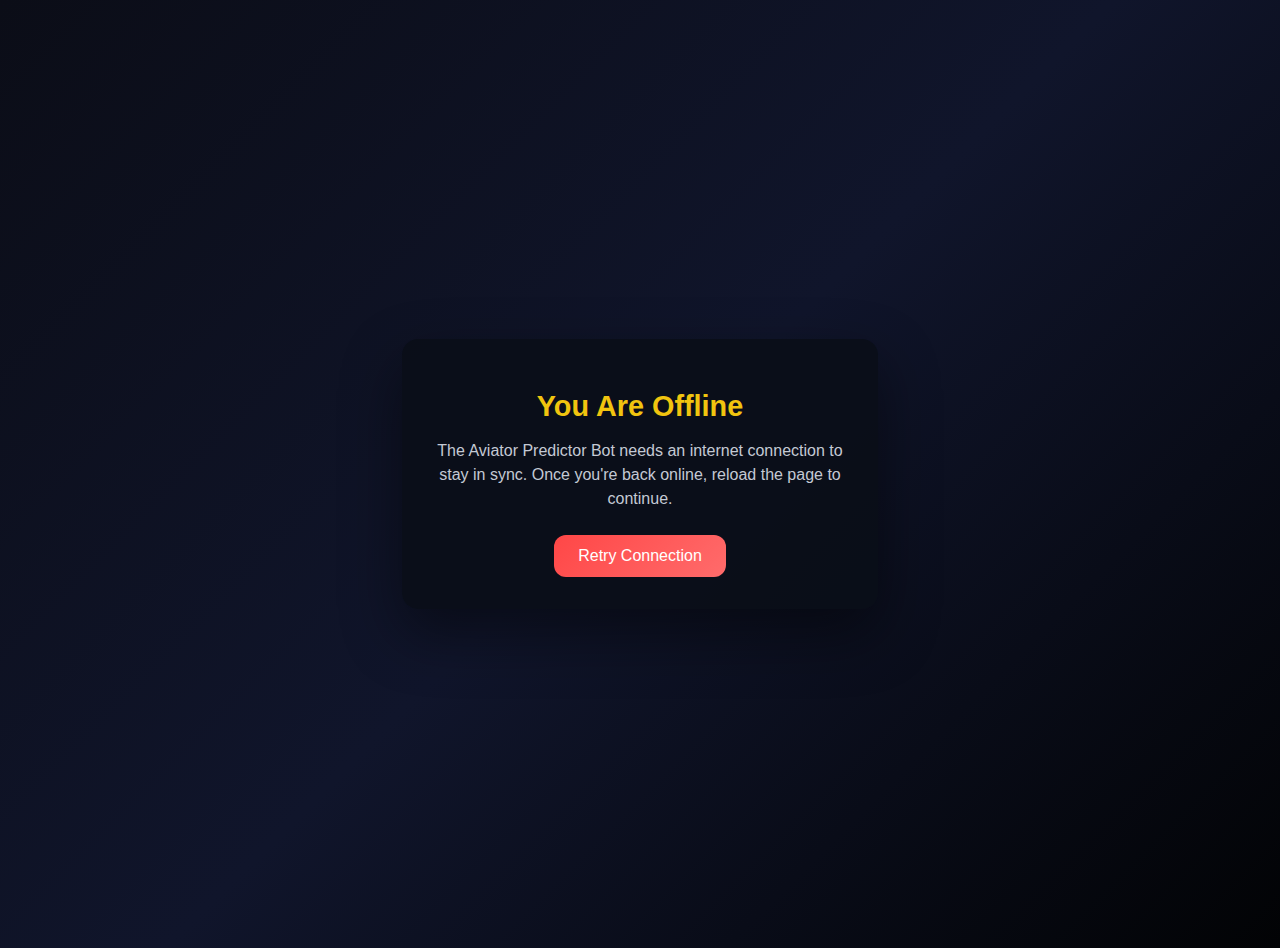
<file: offline.html>
<!DOCTYPE html>
<html lang="en">
<head>
  <meta charset="UTF-8">
  <meta name="viewport" content="width=device-width, initial-scale=1.0">
  <title>Aviator Predictor Bot (Offline)</title>
  <link rel="manifest" href="manifest.json">
  <meta name="theme-color" content="#0b0d17">
  <style>
    body {
      margin: 0;
      min-height: 100vh;
      font-family: 'Segoe UI', Arial, sans-serif;
      background: linear-gradient(135deg, #0b0d17 0%, #10152b 50%, #020305 100%);
      color: #f1f1f1;
      display: flex;
      align-items: center;
      justify-content: center;
      text-align: center;
      padding: 24px;
    }
    .offline-card {
      background: rgba(10, 14, 24, 0.92);
      border-radius: 16px;
      padding: 32px 28px;
      box-shadow: 0 24px 60px rgba(0, 0, 0, 0.45);
      max-width: 420px;
    }
    .offline-card h1 {
      margin-bottom: 12px;
      font-size: 1.8rem;
      color: #f1c40f;
    }
    .offline-card p {
      margin-bottom: 24px;
      color: #c4c9d4;
      line-height: 1.5;
    }
    .retry-btn {
      background: linear-gradient(135deg, #ff4747 0%, #ff6b6b 100%);
      border: none;
      border-radius: 12px;
      color: #fff;
      font-size: 1rem;
      padding: 12px 24px;
      cursor: pointer;
      transition: transform 0.2s ease, box-shadow 0.2s ease;
    }
    .retry-btn:hover {
      transform: translateY(-2px);
      box-shadow: 0 12px 30px rgba(255, 71, 71, 0.35);
    }
  </style>
</head>
<body>
  <div class="offline-card">
    <h1>You Are Offline</h1>
    <p>The Aviator Predictor Bot needs an internet connection to stay in sync. Once you're back online, reload the page to continue.</p>
    <button class="retry-btn" onclick="window.location.replace('./bot.html')">Retry Connection</button>
  </div>
</body>
</html>
</file>
<file: styles.css>
/* Base Styles */
:root {
  --primary-color: #2c3e50;
  --secondary-color: #e74c3c;
  --accent-color: #3498db;
  --light-color: #ecf0f1;
  --dark-color: #2c3e50;
  --success-color: #27ae60;
  --warning-color: #f39c12;
  --global-gradient: linear-gradient(135deg, #3498db, #2c3e50);
  --font-main: 'Segoe UI', Tahoma, Geneva, Verdana, sans-serif;
}

* {
  margin: 0;
  padding: 0;
  box-sizing: border-box;
}

body {
  font-family: var(--font-main);
  line-height: 1.6;
  color: #333;
  background-color: #f9f9f9;
  overflow-x: hidden;
}

.container {
  width: 90%;
  max-width: 1200px;
  margin: 0 auto;
  padding: 0 15px;
}

/* Header Styles */
header {
  background: var(--global-gradient);
  color: white;
  padding: 1.5rem 0;
  text-align: center;
  box-shadow: 0 2px 10px rgba(0,0,0,0.1);
  position: relative;
}

header h1 {
  font-size: 2.5rem;
  font-weight: 800;
  letter-spacing: 1px;
  text-shadow: 0 2px 4px rgba(0,0,0,0.1);
}

.tagline {
  color: var(--light-color);
  font-size: 1.2rem;
  margin-top: 0.5rem;
  font-weight: 300;
}

/* Header Buttons */
.header-button {
  background: rgba(255,255,255,0.1);
  color: white;
  border: 2px solid rgba(255,255,255,0.3);
  border-radius: 8px;
  padding: 8px 16px;
  font-size: 14px;
  font-weight: 600;
  cursor: pointer;
  transition: all 0.3s ease;
  display: flex;
  align-items: center;
  gap: 6px;
  backdrop-filter: blur(10px);
}

.header-button:hover {
  background: rgba(255,255,255,0.2);
  border-color: rgba(255,255,255,0.5);
  transform: translateY(-2px);
}

.logout-btn:hover {
  background: rgba(231, 76, 60, 0.8);
  border-color: #e74c3c;
}

/* Hero Section */
.hero {
  display: flex;
  flex-wrap: wrap;
  align-items: center;
  justify-content: space-between;
  padding: 3rem 0;
  gap: 2rem;
}

.hero-content {
  flex: 1;
  min-width: 300px;
}

.hero-content h2 {
  font-size: 2.5rem;
  margin-bottom: 1rem;
  color: var(--dark-color);
  line-height: 1.2;
}

.hero-content p {
  font-size: 1.1rem;
  color: #555;
  margin-bottom: 1.5rem;
}

.hero-image {
  flex: 1;
  min-width: 300px;
  border-radius: 12px;
  overflow: hidden;
  box-shadow: 0 15px 30px rgba(0,0,0,0.1);
  transition: transform 0.3s ease;
}

.hero-image:hover {
  transform: translateY(-5px);
}

.hero-image img {
  width: 100%;
  height: auto;
  display: block;
}

.cta-button {
  display: inline-flex;
  align-items: center;
  justify-content: center;
  gap: 8px;
  background-color: var(--secondary-color);
  color: white;
  padding: 0.8rem 1.8rem;
  border-radius: 8px;
  text-decoration: none;
  font-weight: 600;
  margin-top: 1rem;
  transition: all 0.3s ease;
  box-shadow: 0 4px 12px rgba(231, 76, 60, 0.3);
  border: none;
  cursor: pointer;
  font-size: 1rem;
}

.cta-button:hover {
  background-color: #c0392b;
  transform: translateY(-2px);
  box-shadow: 0 6px 16px rgba(231, 76, 60, 0.4);
}

/* Benefits Section */
.benefits {
  display: grid;
  grid-template-columns: repeat(auto-fit, minmax(300px, 1fr));
  gap: 2rem;
  padding: 3rem 0;
}

.benefit-card {
  background: white;
  padding: 2rem;
  border-radius: 12px;
  box-shadow: 0 5px 15px rgba(0,0,0,0.05);
  text-align: center;
  transition: transform 0.3s ease, box-shadow 0.3s ease;
  border: 1px solid rgba(0,0,0,0.05);
}

.benefit-card:hover {
  transform: translateY(-10px);
  box-shadow: 0 15px 30px rgba(0,0,0,0.1);
}

.benefit-card i {
  font-size: 2.5rem;
  color: var(--accent-color);
  margin-bottom: 1rem;
}

.benefit-card h3 {
  margin-bottom: 0.8rem;
  color: var(--dark-color);
  font-size: 1.3rem;
}

.benefit-card p {
  color: #666;
  font-size: 1rem;
}

/* Video Section */
.video-section {
  background: white;
  padding: 2rem;
  border-radius: 12px;
  margin: 2rem 0;
  box-shadow: 0 5px 15px rgba(0,0,0,0.05);
  text-align: center;
  border: 1px solid rgba(0,0,0,0.05);
}

.video-section h2 {
  margin-bottom: 1.5rem;
  color: var(--dark-color);
  font-size: 1.8rem;
}

video {
  width: 100%;
  max-width: 600px;
  border-radius: 8px;
  margin: 0 auto;
  display: block;
  box-shadow: 0 5px 15px rgba(0,0,0,0.1);
}

.video-highlights {
  background: rgba(52, 152, 219, 0.05);
  padding: 1.5rem;
  border-radius: 8px;
  margin-top: 1.5rem;
  text-align: left;
  max-width: 600px;
  margin-left: auto;
  margin-right: auto;
}

.highlight {
  display: flex;
  gap: 10px;
  margin: 1rem 0;
  align-items: flex-start;
}

.highlight i {
  color: var(--accent-color);
  margin-top: 3px;
  flex-shrink: 0;
}

.highlight span {
  color: #444;
  font-size: 0.95rem;
}

/* Instructions Section */
.instructions {
  background: white;
  padding: 2rem;
  border-radius: 12px;
  margin: 2rem 0;
  box-shadow: 0 5px 15px rgba(0,0,0,0.05);
  border: 1px solid rgba(0,0,0,0.05);
}

.instructions h2 {
  text-align: center;
  margin-bottom: 2rem;
  color: var(--dark-color);
  font-size: 1.8rem;
}

.steps-container {
  display: grid;
  grid-template-columns: repeat(auto-fit, minmax(300px, 1fr));
  gap: 1.5rem;
}

.step {
  display: flex;
  gap: 1.5rem;
  padding: 1.5rem;
  border-radius: 8px;
  background: rgba(52, 152, 219, 0.05);
  transition: transform 0.3s ease;
}

.step:hover {
  transform: translateY(-5px);
}

.step-number {
  width: 40px;
  height: 40px;
  background: var(--accent-color);
  color: white;
  border-radius: 50%;
  display: flex;
  align-items: center;
  justify-content: center;
  font-weight: bold;
  font-size: 1.2rem;
  flex-shrink: 0;
}

.step-content h3 {
  color: var(--dark-color);
  margin-bottom: 0.5rem;
  font-size: 1.1rem;
}

.step-content p {
  color: #555;
  font-size: 0.95rem;
}

/* How It Works Section */
.how-it-works {
  background: rgba(52, 152, 219, 0.05);
  padding: 2rem;
  border-radius: 8px;
  margin-top: 2rem;
}

.how-it-works h3 {
  color: var(--dark-color);
  margin-bottom: 1rem;
  font-size: 1.3rem;
  text-align: center;
}

.how-it-works p {
  color: #555;
  margin-bottom: 1rem;
  text-align: center;
}

.ai-features {
  display: grid;
  grid-template-columns: repeat(auto-fit, minmax(200px, 1fr));
  gap: 1rem;
  margin: 1.5rem 0;
}

.ai-features li {
  display: flex;
  align-items: center;
  gap: 10px;
  padding: 0.8rem;
  background: white;
  border-radius: 6px;
  box-shadow: 0 2px 8px rgba(0,0,0,0.05);
}

.ai-features i {
  color: var(--accent-color);
  font-size: 1.2rem;
}

.disclaimer-note {
  font-size: 0.9rem;
  color: var(--secondary-color);
  font-style: italic;
  margin-top: 1rem;
  text-align: center;
  padding: 0.8rem;
  background: rgba(231, 76, 60, 0.05);
  border-radius: 6px;
}

/* Demo CTA */
.demo-cta {
  text-align: center;
  margin: 2rem 0;
}

.demo-cta p {
  color: #555;
  margin-bottom: 0.8rem;
  font-size: 1.1rem;
}

#try-demo {
  background-color: var(--accent-color);
  color: white;
  border: none;
  padding: 0.8rem 1.8rem;
  border-radius: 8px;
  font-weight: 600;
  cursor: pointer;
  transition: all 0.3s ease;
  box-shadow: 0 4px 12px rgba(52, 152, 219, 0.3);
}

#try-demo:hover {
  background-color: #2980b9;
  transform: translateY(-2px);
  box-shadow: 0 6px 16px rgba(52, 152, 219, 0.4);
}

/* Marketplace Section */
.marketplace {
  padding: 3rem 0;
}

.section-title {
  text-align: center;
  margin-bottom: 1.5rem;
  color: var(--dark-color);
  font-size: 1.8rem;
}

.disclaimer {
  color: var(--secondary-color);
  font-weight: bold;
  text-align: center;
  margin: 1rem auto;
  padding: 1rem;
  background: rgba(231, 76, 60, 0.05);
  border-radius: 6px;
  max-width: 800px;
}

.gallery {
  display: grid;
  grid-template-columns: repeat(auto-fill, minmax(280px, 1fr));
  gap: 2rem;
  margin-top: 2rem;
}

.product-card {
  background: white;
  border-radius: 12px;
  overflow: hidden;
  box-shadow: 0 5px 15px rgba(0,0,0,0.05);
  transition: all 0.3s ease;
  border: 1px solid rgba(0,0,0,0.05);
}

.product-card:hover {
  transform: translateY(-10px);
  box-shadow: 0 15px 30px rgba(0,0,0,0.1);
}

.product-image {
  height: 180px;
  overflow: hidden;
}

.product-image img {
  width: 100%;
  height: 100%;
  object-fit: cover;
  transition: transform 0.5s ease;
}

.product-card:hover .product-image img {
  transform: scale(1.05);
}

.product-details {
  padding: 1.5rem;
}

.product-details h3 {
  margin-bottom: 0.5rem;
  color: var(--dark-color);
  font-size: 1.2rem;
}

.price {
  font-weight: bold;
  color: var(--secondary-color);
  font-size: 1.3rem;
  margin: 0.8rem 0;
  display: block;
}

.buy-button {
  width: 100%;
  padding: 0.8rem;
  background-color: var(--accent-color);
  color: white;
  border: none;
  border-radius: 8px;
  font-weight: 600;
  cursor: pointer;
  transition: all 0.3s ease;
  display: flex;
  align-items: center;
  justify-content: center;
  gap: 8px;
}

.buy-button:hover {
  background-color: #2980b9;
  transform: translateY(-2px);
}

.roi-calculator {
  margin-top: 1rem;
  font-size: 0.9rem;
}

.roi-calculator p {
  color: #555;
  margin-bottom: 0.5rem;
}

.roi-bar {
  width: 100%;
  height: 8px;
  background: #f0f0f0;
  border-radius: 4px;
  overflow: hidden;
  margin-bottom: 0.5rem;
}

.roi-fill {
  height: 100%;
  background: linear-gradient(90deg, var(--accent-color), var(--success-color));
  border-radius: 4px;
  transition: width 0.5s ease;
}

.roi-amount {
  color: var(--success-color);
  font-weight: bold;
}

/* Urgency Banner */
.urgency-banner {
  background: var(--secondary-color);
  color: white;
  padding: 12px;
  text-align: center;
  font-weight: bold;
  margin-bottom: 2rem;
  border-radius: 8px;
  animation: pulse 2s infinite;
  display: flex;
  align-items: center;
  justify-content: center;
  gap: 8px;
}

@keyframes pulse {
  0% { transform: scale(1); }
  50% { transform: scale(1.02); }
  100% { transform: scale(1); }
}

.urgency-banner p {
  margin: 0;
}

#countdown {
  font-weight: bolder;
  font-size: 1.1em;
  background: rgba(0,0,0,0.2);
  padding: 2px 8px;
  border-radius: 4px;
}

/* Guarantee Banner */
.guarantee-banner {
  display: flex;
  align-items: center;
  background: rgba(39, 174, 96, 0.1);
  padding: 1.5rem;
  border-radius: 8px;
  margin: 1.5rem 0;
  gap: 1.5rem;
  border-left: 5px solid var(--success-color);
}

.guarantee-banner i {
  font-size: 2.5rem;
  color: var(--success-color);
}

.guarantee-banner h3 {
  color: var(--dark-color);
  margin-bottom: 0.5rem;
}

.guarantee-banner p {
  color: #555;
  font-size: 0.95rem;
}

/* Popularity Meter */
.popularity-meter {
  background: white;
  padding: 1.5rem;
  border-radius: 8px;
  margin: 2rem auto;
  max-width: 600px;
  box-shadow: 0 5px 15px rgba(0,0,0,0.05);
  border: 1px solid rgba(0,0,0,0.05);
}

.popularity-meter h3 {
  color: var(--dark-color);
  text-align: center;
  margin-bottom: 1rem;
}

.progress-container {
  margin-top: 1rem;
}

.progress-label {
  font-weight: bold;
  color: var(--dark-color);
  margin-bottom: 0.5rem;
}

.progress-bar {
  height: 12px;
  background: #f0f0f0;
  border-radius: 6px;
  overflow: hidden;
  margin: 0.5rem 0;
}

.progress-fill {
  height: 100%;
  background: linear-gradient(90deg, var(--secondary-color), var(--warning-color));
  border-radius: 6px;
  width: 82%;
}

.progress-text {
  font-size: 0.9rem;
  color: #666;
  text-align: center;
  margin-top: 0.5rem;
}

/* Live Counter */
.live-counter {
  display: flex;
  justify-content: space-around;
  background: white;
  padding: 1.5rem;
  border-radius: 8px;
  box-shadow: 0 5px 15px rgba(0,0,0,0.05);
  margin: 2rem 0;
  text-align: center;
  border: 1px solid rgba(0,0,0,0.05);
}

.counter-item {
  padding: 0 1rem;
}

.counter-item i {
  font-size: 2rem;
  color: var(--secondary-color);
  margin-bottom: 0.5rem;
}

.counter-item h3 {
  font-size: 2rem;
  color: var(--dark-color);
  margin-bottom: 0.3rem;
}

.counter-item p {
  color: #777;
  font-size: 0.9rem;
}

/* Live Feed */
.live-feed {
  background: var(--global-gradient);
  color: white;
  padding: 1.5rem;
  border-radius: 12px;
  margin: 2rem 0;
}

.live-feed h3 {
  margin-bottom: 1rem;
  display: flex;
  align-items: center;
  gap: 10px;
  font-size: 1.2rem;
}

.live-feed i {
  color: white;
}

.feed-container {
  max-height: 400px;
  overflow-y: auto;
  padding-right: 10px;
}

.feed-item {
  display: grid;
  grid-template-columns: 1fr 1fr 1fr 1fr;
  padding: 0.8rem 0;
  border-bottom: 1px solid rgba(255,255,255,0.1);
  font-size: 0.9rem;
  gap: 10px;
  align-items: center;
}

.game-id {
  color: rgba(255,255,255,0.8);
  font-family: monospace;
}

.prediction {
  color: white;
}

.prediction strong {
  color: var(--light-color);
}

.status {
  text-align: right;
  font-weight: bold;
  padding: 4px 8px;
  border-radius: 4px;
  background: rgba(255,255,255,0.1);
}

.in-progress { color: #f39c12; }
.verified-win { color: #2ecc71; }
.pending { color: #3498db; }

.win-amount {
  display: block;
  color: var(--success-color);
  font-weight: bold;
  margin-top: 5px;
}

.timestamp {
  color: rgba(255,255,255,0.6);
  font-size: 0.8rem;
  text-align: right;
}

/* Telegram CTA */
.telegram-cta {
  background: linear-gradient(135deg, #0088cc, #005f8b);
  color: white;
  padding: 2.5rem 0;
  margin: 2rem 0;
  border-radius: 12px;
  overflow: hidden;
  position: relative;
}

.telegram-cta::before {
  content: "";
  position: absolute;
  top: -50%;
  left: -50%;
  width: 200%;
  height: 200%;
  background: radial-gradient(circle, rgba(255,255,255,0.1) 0%, transparent 70%);
  transform: rotate(30deg);
}

.telegram-box {
  text-align: center;
  max-width: 600px;
  margin: 0 auto;
  position: relative;
  z-index: 1;
}

.telegram-box i {
  font-size: 3.5rem;
  margin-bottom: 1rem;
  color: white;
}

.telegram-box h3 {
  font-size: 1.8rem;
  margin-bottom: 0.5rem;
}

.telegram-box p {
  font-size: 1.1rem;
  margin-bottom: 1.5rem;
  opacity: 0.9;
}

.telegram-button {
  display: inline-flex;
  align-items: center;
  gap: 8px;
  background: white;
  color: #0088cc;
  padding: 12px 25px;
  border-radius: 50px;
  font-weight: bold;
  text-decoration: none;
  margin-top: 1.5rem;
  transition: all 0.3s ease;
  box-shadow: 0 4px 15px rgba(0,0,0,0.1);
}

.telegram-button:hover {
  transform: translateY(-3px);
  box-shadow: 0 6px 20px rgba(0,0,0,0.15);
  background: #f5f5f5;
}

/* Testimonials Section */
.testimonials {
  padding: 3rem 0;
}

.testimonials .section-title {
  margin-bottom: 2rem;
}

.testimonial {
  background: white;
  padding: 2rem;
  border-radius: 12px;
  box-shadow: 0 5px 15px rgba(0,0,0,0.05);
  margin: 1rem 0;
  border: 1px solid rgba(0,0,0,0.05);
}

.testimonial-header {
  display: flex;
  align-items: center;
  margin-bottom: 1rem;
  gap: 1rem;
}

.testimonial-header i {
  color: var(--accent-color);
}

.testimonial-author {
  flex: 1;
}

.author {
  font-weight: bold;
  color: var(--dark-color);
}

.verified-badge {
  display: inline-flex;
  align-items: center;
  font-size: 0.8rem;
  color: var(--success-color);
  background: rgba(39, 174, 96, 0.1);
  padding: 3px 8px;
  border-radius: 20px;
  margin-top: 3px;
}

.verified-badge i {
  font-size: 0.9rem;
  margin-right: 5px;
  color: var(--success-color);
}

.testimonial p {
  color: #555;
  font-style: italic;
  position: relative;
  padding-left: 1.5rem;
}

.testimonial p::before {
  content: '"';
  font-size: 3rem;
  color: rgba(52, 152, 219, 0.1);
  position: absolute;
  left: -0.5rem;
  top: -1rem;
  line-height: 1;
}

/* Referral Program */
.referral-program {
  background: linear-gradient(135deg, #3498db, #2c3e50);
  color: white;
  padding: 2rem;
  border-radius: 12px;
  margin: 2rem 0;
  text-align: center;
}

.referral-program h2 {
  margin-bottom: 1.5rem;
  font-size: 1.8rem;
}

.referral-steps {
  display: flex;
  justify-content: space-around;
  flex-wrap: wrap;
  gap: 1rem;
  margin: 2rem 0;
}

.referral-steps .step {
  flex: 1;
  min-width: 200px;
  background: rgba(255,255,255,0.1);
  padding: 1rem;
  border-radius: 8px;
  text-align: center;
}

.referral-steps .step span {
  display: block;
  width: 40px;
  height: 40px;
  background: white;
  color: var(--accent-color);
  border-radius: 50%;
  font-weight: bold;
  margin: 0 auto 0.5rem;
  display: flex;
  align-items: center;
  justify-content: center;
  font-size: 1.2rem;
}

.referral-steps .step p {
  color: white;
  font-size: 0.95rem;
}

.referral-box {
  display: flex;
  margin: 1rem auto;
  max-width: 500px;
}

#referral-link {
  flex: 1;
  padding: 12px;
  border: none;
  border-radius: 6px 0 0 6px;
  font-size: 0.9rem;
}

#copy-link {
  background: var(--secondary-color);
  color: white;
  border: none;
  padding: 0 1.5rem;
  border-radius: 0 6px 6px 0;
  cursor: pointer;
  font-weight: bold;
  transition: background 0.3s ease;
}

#copy-link:hover {
  background: #c0392b;
}

.referral-earnings {
  margin-top: 2rem;
}

.referral-earnings h3 {
  margin-bottom: 1rem;
  font-size: 1.3rem;
}

#earnings-amount {
  color: #2ecc71;
  font-size: 1.5rem;
}

#withdraw-earnings {
  background: var(--success-color);
  color: white;
  border: none;
  padding: 0.8rem 1.8rem;
  border-radius: 6px;
  font-weight: bold;
  cursor: pointer;
  transition: all 0.3s ease;
  margin-top: 0.5rem;
}

#withdraw-earnings:hover {
  background: #219955;
  transform: translateY(-2px);
}

/* Add Testimonial */
.add-testimonial {
  background: white;
  padding: 2rem;
  border-radius: 12px;
  margin: 2rem 0;
  box-shadow: 0 5px 15px rgba(0,0,0,0.05);
  border: 1px solid rgba(0,0,0,0.05);
}

.add-testimonial .section-title {
  margin-bottom: 1.5rem;
}

.testimonial-form {
  max-width: 600px;
  margin: 0 auto;
}

.form-group {
  margin-bottom: 1rem;
}

.testimonial-form input,
.testimonial-form textarea,
.testimonial-form select {
  width: 100%;
  padding: 0.8rem;
  border: 1px solid #ddd;
  border-radius: 6px;
  font-size: 1rem;
  transition: border-color 0.3s ease;
}

.testimonial-form input:focus,
.testimonial-form textarea:focus,
.testimonial-form select:focus {
  border-color: var(--accent-color);
  outline: none;
}

.testimonial-form textarea {
  min-height: 120px;
  resize: vertical;
}

#submit-testimonial {
  width: 100%;
  padding: 0.8rem;
  background: var(--accent-color);
  color: white;
  border: none;
  border-radius: 6px;
  font-weight: bold;
  cursor: pointer;
  transition: all 0.3s ease;
}

#submit-testimonial:hover {
  background: #2980b9;
  transform: translateY(-2px);
}

/* Footer */
footer {
  background: var(--global-gradient);
  color: white;
  padding: 3rem 0 1.5rem;
  margin-top: 3rem;
}

.footer-content {
  display: grid;
  grid-template-columns: repeat(auto-fit, minmax(250px, 1fr));
  gap: 2rem;
  margin-bottom: 2rem;
}

.footer-section h4 {
  margin-bottom: 1.5rem;
  font-size: 1.2rem;
  position: relative;
  padding-bottom: 0.5rem;
}

.footer-section h4::after {
  content: "";
  position: absolute;
  bottom: 0;
  left: 0;
  width: 50px;
  height: 2px;
  background: var(--accent-color);
}

.footer-section ul {
  list-style: none;
}

.footer-section ul li {
  margin-bottom: 0.8rem;
}

.footer-section ul li a {
  color: rgba(255,255,255,0.8);
  text-decoration: none;
  transition: color 0.3s ease;
  display: inline-block;
}

.footer-section ul li a:hover {
  color: white;
  transform: translateX(5px);
}

.footer-section p {
  color: rgba(255,255,255,0.8);
  margin-bottom: 0.8rem;
  font-size: 0.95rem;
}

.telegram-footer-link {
  display: inline-flex;
  align-items: center;
  gap: 8px;
  color: white;
  text-decoration: none;
  margin-top: 0.5rem;
  padding: 0.5rem 1rem;
  background: rgba(0, 136, 204, 0.2);
  border-radius: 6px;
  transition: all 0.3s ease;
}

.telegram-footer-link:hover {
  background: rgba(0, 136, 204, 0.3);
  transform: translateX(5px);
}

.telegram-footer-link i {
  font-size: 1.2rem;
}

.telegram-benefits {
  font-size: 0.9rem;
  color: rgba(255,255,255,0.7);
  margin-top: 0.5rem;
}

.trust-badges {
  display: flex;
  justify-content: center;
  gap: 2rem;
  margin: 2rem 0;
  flex-wrap: wrap;
}

.trust-badge {
  text-align: center;
  padding: 1.5rem 1rem;
  background: rgba(255,255,255,0.1);
  border-radius: 8px;
  min-width: 200px;
  transition: transform 0.3s ease;
}

.trust-badge:hover {
  transform: translateY(-5px);
}

.trust-badge i {
  font-size: 2.5rem;
  color: white;
  margin-bottom: 0.8rem;
}

.trust-badge p {
  color: white;
  font-weight: bold;
  margin: 0;
  font-size: 1rem;
}

.licensing-info {
  text-align: center;
  margin-top: 2rem;
  padding-top: 1.5rem;
  border-top: 1px solid rgba(255,255,255,0.2);
}

.licensing-info p {
  color: rgba(255,255,255,0.8);
  margin-bottom: 0.5rem;
}

.licensing-info i {
  color: var(--accent-color);
  margin-right: 8px;
}

.licensing-info strong {
  color: white;
}

.licensing-info small {
  font-size: 0.8rem;
  color: rgba(255,255,255,0.6);
  display: block;
  margin-top: 0.5rem;
}

.copyright {
  text-align: center;
  padding-top: 1.5rem;
  margin-top: 1.5rem;
  border-top: 1px solid rgba(255,255,255,0.2);
  color: rgba(255,255,255,0.7);
  font-size: 0.9rem;
}

/* Modals */
.modal-overlay {
  position: fixed;
  top: 0;
  left: 0;
  right: 0;
  bottom: 0;
  background: rgba(0,0,0,0.8);
  display: flex;
  align-items: center;
  justify-content: center;
  z-index: 9999;
  opacity: 0;
  visibility: hidden;
  transition: all 0.3s ease;
  padding: 20px;
  box-sizing: border-box;
  overflow-y: auto;
}

/* Payment modal specific overlay behavior */
#payment-modal.modal-overlay {
  align-items: flex-start;
  padding-top: 50px;
  padding-bottom: 50px;
}

.modal-overlay:not(.hidden) {
  opacity: 1;
  visibility: visible;
}

.modal-content {
  background: white;
  border-radius: 12px;
  padding: 2rem;
  width: 90%;
  max-width: 500px;
  box-shadow: 0 15px 30px rgba(0,0,0,0.2);
  position: relative;
  transform: translateY(20px);
  transition: transform 0.3s ease;
}

.modal-overlay:not(.hidden) .modal-content {
  transform: translateY(0);
}

.close-button {
  position: absolute;
  top: 15px;
  right: 15px;
  font-size: 1.5rem;
  color: #888;
  cursor: pointer;
  transition: color 0.3s ease;
}

.close-button:hover {
  color: var(--secondary-color);
}

/* Time Selection Modal */
.time-selection-modal {
  background: white;
  border-radius: 12px;
  padding: 2rem;
  width: 90%;
  max-width: 400px;
  box-shadow: 0 15px 30px rgba(0,0,0,0.2);
}

.time-selection-modal h3 {
  color: var(--dark-color);
  margin-bottom: 1rem;
  text-align: center;
}

.time-selection-modal p {
  color: #555;
  margin-bottom: 1.5rem;
  text-align: center;
}

.time-slots {
  display: grid;
  grid-template-columns: 1fr 1fr;
  gap: 10px;
  margin: 1.5rem 0;
}

.time-slot input[type="radio"] {
  display: none;
}

.time-slot label {
  display: block;
  padding: 12px;
  background: #f5f5f5;
  border-radius: 6px;
  text-align: center;
  cursor: pointer;
  transition: all 0.3s ease;
}

.time-slot input[type="radio"]:checked + label {
  background: var(--accent-color);
  color: white;
}

.modal-buttons {
  display: flex;
  gap: 1rem;
  margin-top: 1.5rem;
}

.modal-button {
  flex: 1;
  padding: 12px;
  border: none;
  border-radius: 6px;
  font-weight: bold;
  cursor: pointer;
  transition: all 0.3s ease;
}

.cancel-button {
  background: #f1f1f1;
  color: #333;
}

.cancel-button:hover {
  background: #e0e0e0;
}

.next-button {
  background: var(--accent-color);
  color: white;
}

.next-button:hover {
  background: #2980b9;
}

/* Demo Modals */
.demo-modal-content {
  background: white;
  border-radius: 12px;
  padding: 2rem;
  width: 90%;
  max-width: 500px;
  box-shadow: 0 15px 30px rgba(0,0,0,0.2);
  position: relative;
}

.demo-modal-content h3 {
  color: var(--dark-color);
  margin-bottom: 1.5rem;
  text-align: center;
}

.demo-prediction {
  background: #f9f9f9;
  padding: 1.5rem;
  border-radius: 8px;
  margin-bottom: 1.5rem;
}

.demo-prediction p {
  color: #555;
  margin-bottom: 1rem;
}

.demo-prediction p strong {
  color: var(--dark-color);
}

#demo-multipliers {
  list-style: none;
  display: flex;
  gap: 1rem;
  justify-content: center;
  flex-wrap: wrap;
  margin: 1.5rem 0;
}

#demo-multipliers li {
  background: white;
  padding: 0.8rem 1.2rem;
  border-radius: 6px;
  font-weight: bold;
  color: var(--accent-color);
  box-shadow: 0 2px 8px rgba(0,0,0,0.1);
}

.demo-prediction small {
  display: block;
  color: #888;
  font-size: 0.8rem;
  text-align: center;
  margin-top: 1rem;
}

#upgrade-button {
  width: 100%;
  padding: 12px;
  background: var(--secondary-color);
  color: white;
  border: none;
  border-radius: 6px;
  font-weight: bold;
  cursor: pointer;
  transition: all 0.3s ease;
}

#upgrade-button:hover {
  background: #c0392b;
}

/* Demo Time Selection Modal */
.demo-time-selection-modal {
  background: white;
  border-radius: 12px;
  padding: 2rem;
  width: 90%;
  max-width: 400px;
  box-shadow: 0 15px 30px rgba(0,0,0,0.2);
}

.demo-time-selection-modal h3 {
  color: var(--dark-color);
  margin-bottom: 1rem;
  text-align: center;
}

.demo-time-selection-modal p {
  color: #555;
  margin-bottom: 1.5rem;
  text-align: center;
}

#demo-time-slots-container {
  display: grid;
  grid-template-columns: 1fr 1fr;
  gap: 10px;
  margin: 1.5rem 0;
}

.demo-time-selection-modal .time-slot input[type="radio"] {
  display: none;
}

.demo-time-selection-modal .time-slot label {
  display: block;
  padding: 12px;
  background: #f5f5f5;
  border-radius: 6px;
  text-align: center;
  cursor: pointer;
  transition: all 0.3s ease;
}

.demo-time-selection-modal .time-slot input[type="radio"]:checked + label {
  background: var(--accent-color);
  color: white;
}

.demo-time-selection-modal .modal-buttons {
  display: flex;
  gap: 1rem;
  margin-top: 1.5rem;
}

/* Confirmation Modal */
.confirmation-modal {
  background: white;
  border-radius: 12px;
  padding: 2rem;
  width: 90%;
  max-width: 400px;
  box-shadow: 0 15px 30px rgba(0,0,0,0.2);
  text-align: center;
}

.success-icon {
  font-size: 3rem;
  color: var(--success-color);
  margin-bottom: 1rem;
}

.confirmation-modal h3 {
  color: var(--dark-color);
  margin-bottom: 1rem;
}

.confirmation-modal p {
  color: #555;
  margin-bottom: 1.5rem;
}

.confirmation-modal .modal-button {
  width: 100%;
  padding: 12px;
  background: var(--accent-color);
  color: white;
  border: none;
  border-radius: 6px;
  font-weight: bold;
  cursor: pointer;
  transition: all 0.3s ease;
}

.confirmation-modal .modal-button:hover {
  background: #2980b9;
}

/*email Input Modal */
.email-input-modal {
  position: fixed;
  top: 0;
  left: 0;
  right: 0;
  bottom: 0;
  background-color: rgba(0,0,0,0.7);
  display: flex;
  justify-content: center;
  align-items: center;
  z-index: 10000;
}

.email-input-container {
  background-color: white;
  padding: 2rem;
  border-radius: 10px;
  width: 90%;
  max-width: 400px;
  box-shadow: 0 5px 15px rgba(0,0,0,0.2);
  text-align: center;
}

.email-input-container h3 {
  color: var(--dark-color);
  margin-bottom: 1.5rem;
}

.email-input-field {
  width: 100%;
  padding: 12px 15px;
  margin-bottom: 1.5rem;
  border: 2px solid #ddd;
  border-radius: 5px;
  font-size: 16px;
  transition: border-color 0.3s;
}

.email-input-field:focus {
  border-color: var(--accent-color);
  outline: none;
}

.email-input-buttons {
  display: flex;
  justify-content: space-between;
  gap: 1rem;
}

.email-input-btn {
  flex: 1;
  padding: 10px;
  border: none;
  border-radius: 5px;
  font-weight: bold;
  cursor: pointer;
  transition: all 0.3s;
}

.email-input-btn.cancel {
  background-color: #f1f1f1;
  color: #333;
}

.email-input-btn.submit {
  background-color: var(--accent-color);
  color: white;
}

.email-input-btn:hover {
  opacity: 0.9;
  transform: translateY(-2px);
}

.email-input-error {
  color: var(--secondary-color);
  font-size: 0.9rem;
  margin-top: -1rem;
  margin-bottom: 1rem;
  display: none;
}

/* Chat System Disabled - Using Tawk.to Integration */

/* Recent Win/Purchase Popups */
.win-popup, .purchase-popup {
  position: fixed;
  right: 30px;
  background: white;
  color: #333;
  padding: 15px 20px;
  border-radius: 8px;
  box-shadow: 0 5px 15px rgba(0,0,0,0.2);
  z-index: 999;
  display: flex;
  align-items: center;
  gap: 10px;
  animation: slideIn 0.5s ease-out;
  max-width: 300px;
}

.win-popup {
  bottom: 180px;
  background: linear-gradient(135deg, #2ecc71, #27ae60);
  color: white;
}

.purchase-popup {
  bottom: 120px;
  background: linear-gradient(135deg, #3498db, #2980b9);
  color: white;
}

@keyframes slideIn {
  from { transform: translateX(100%); opacity: 0; }
  to { transform: translateX(0); opacity: 1; }
}

/* Tutorial Button */
.start-tutorial-button {
    position: fixed;
    top: 20px;
    right: 20px;
    z-index: 9999;
    background: linear-gradient(90deg, #c0857e 60%, #f39c12 100%);
    color: #fff;
    border: none;
    border-radius: 8px;
    padding: 0.8em 2em;
    font-size: 1.1em;
    font-weight: 700;
    cursor: pointer;
    box-shadow: 0 2px 8px rgba(44,62,80,0.10);
    transition: all 0.18s, transform 0.12s;
    letter-spacing: 0.5px;
    display: flex;
    align-items: center;
    gap: 8px;
}

.start-tutorial-button:hover {
    background: linear-gradient(90deg, #b7cca5 60%, #e67e22 100%);
    transform: scale(1.04);
}

/* Shepherd.js Tour Custom Theme */
.shepherd-theme-arrows.custom-shepherd-translucent .shepherd-content {
  background: white;
  border-radius: 12px;
  box-shadow: 0 15px 30px rgba(0,0,0,0.2);
  padding: 1.5rem;
  font-family: var(--font-main);
  border: 2px solid var(--accent-color);
}

.shepherd-theme-arrows.custom-shepherd-translucent .shepherd-header {
  background: var(--global-gradient);
  color: white;
  padding: 1rem 1.5rem;
  border-radius: 10px 10px 0 0;
  font-weight: bold;
}

.shepherd-theme-arrows.custom-shepherd-translucent .shepherd-title {
  color: white;
  font-size: 1.2rem;
}

.shepherd-theme-arrows.custom-shepherd-translucent .shepherd-text {
  color: #555;
  font-size: 1rem;
  padding: 1rem 0;
}

.shepherd-theme-arrows.custom-shepherd-translucent .shepherd-text a {
  color: #4CAF50;
  text-decoration: none;
  font-weight: 600;
  transition: color 0.3s ease;
}

.shepherd-theme-arrows.custom-shepherd-translucent .shepherd-text a:hover {
  color: #45a049;
  text-decoration: underline;
}

.shepherd-theme-arrows.custom-shepherd-translucent .shepherd-footer {
  padding: 0;
  border-top: 1px solid #eee;
}

.shepherd-theme-arrows.custom-shepherd-translucent .shepherd-button {
  background: var(--accent-color);
  color: white;
  border-radius: 6px;
  padding: 0.6rem 1.2rem;
  margin: 0 0.5rem;
  transition: all 0.3s ease;
}

.shepherd-theme-arrows.custom-shepherd-translucent .shepherd-button:hover {
  background: #2980b9;
}

.shepherd-theme-arrows.custom-shepherd-translucent .shepherd-button.shepherd-button-secondary {
  background: #f1f1f1;
  color: #333;
}

.shepherd-theme-arrows.custom-shepherd-translucent .shepherd-button.shepherd-button-secondary:hover {
  background: #e0e0e0;
}

.shepherd-theme-arrows.custom-shepherd-translucent .shepherd-button.shepherd-button-primary {
  background: #4CAF50;
  color: white;
}

.shepherd-theme-arrows.custom-shepherd-translucent .shepherd-button.shepherd-button-primary:hover {
  background: #45a049;
}

.shepherd-theme-arrows.custom-shepherd-translucent .shepherd-cancel-icon {
  color: white;
  font-size: 1.5rem;
  font-weight: bold;
}

/* Responsive Adjustments */
@media (max-width: 768px) {
  .hero {
    flex-direction: column;
    text-align: center;
  }
  
  .hero-content {
    padding-right: 0;
    margin-bottom: 2rem;
  }
  
  .feed-item {
    grid-template-columns: 1fr;
    gap: 5px;
  }
  
  .status, .timestamp {
    text-align: left;
  }

  .referral-steps .step {
    min-width: 100%;
  }

  .chat-box {
    width: 90vw;
    right: 5vw;
  }
}

@media (max-width: 480px) {
  header h1 {
    font-size: 2rem;
  }
  
  .tagline {
    font-size: 1rem;
  }
  
  .hero-content h2 {
    font-size: 1.8rem;
  }
  
  .cta-button, .buy-button {
    padding: 0.8rem 1.2rem;
    font-size: 0.9rem;
  }
  
  .time-slots, #demo-time-slots-container {
    grid-template-columns: 1fr;
  }
  
  .modal-content, .time-selection-modal, .demo-time-selection-modal {
    padding: 1.5rem;
  }
  
  .payment-methods {
    flex-direction: column;
  }
  
  .payment-method {
    width: 100%;
  }
}

/* Utility Classes */
.hidden {
  display: none !important;
}

/* Prediction modal styling */
.prediction-content ul {
    list-style: none;
    padding: 0;
    margin: 1em 0;
}

.prediction-content ul li {
    background: #f5f6fa;
    margin: 0.3em 0;
    padding: 0.5em 0;
    border-radius: 6px;
    font-size: 1.15em;
    font-weight: 500;
    color: #e74c3c;
    letter-spacing: 1px;
}

.prediction-content .close-prediction {
    position: absolute;
    top: 12px;
    right: 18px;
    color: #e74c3c;
    font-weight: bold;
    cursor: pointer;
    transition: color 0.2s;
}
.prediction-content .close-prediction:hover {
    color: #c0392b;
}
/* Responsive for mobile */
@media (max-width: 480px) {
    .betting-site-content,
    .generating-content,
    .prediction-content {
        width: 95vw;
        padding: 1em 0.5em 1em 0.5em;
    }
    .site-btn {
        font-size: 1em;
        padding: 0.6em 0.7em;
    }
}

.blurred-multiplier {
    filter: blur(8px);
    pointer-events: none;
    background: #fff;
    border-radius: 4px;
    padding: 0 0.4em;
    color: transparent;
    text-shadow: 0 0 8px #e74c3c;
}

.purchase-confirm-modal.modal-overlay {
    background: rgba(255,255,255,0.92) !important;
    position: fixed !important;
    top: 0; left: 0; right: 0; bottom: 0;
    z-index: 9999;
    display: flex;
    align-items: center;
    justify-content: center;
}

.purchase-confirm-content {
    background: #fff;
    border-radius: 16px;
    box-shadow: 0 8px 32px rgba(44,62,80,0.12);
    padding: 2em 1.5em 1.5em 1.5em;
    max-width: 95vw;
    width: 350px;
    text-align: center;
    position: relative;
    animation: modalPopIn 0.25s;
}

.purchase-confirm-content h3 {
    color: #e74c3c;
    margin-bottom: 1em;
    font-size: 1.5em;
}

.purchase-details p {
    color: #333;
    font-size: 1.13em;
    margin-bottom: 1.5em;
    line-height: 1.6;
}

.pay-amount {
    display: block;
    margin: 0.7em 0 0.2em 0;
    font-size: 1.15em;
    font-weight: bold;
    letter-spacing: 1px;
}

.countdown-container {
    margin: 1.2em 0 0.7em 0;
    font-size: 1.1em;
    color: #222;
    display: flex;
    flex-direction: column;
    align-items: center;
    gap: 0.3em;
}

.countdown-label {
    font-size: 1em;
    color: #888;
    margin-bottom: 0.2em;
}

.countdown-timer {
    font-size: 2.2em;
    font-weight: bold;
    color: #e74c3c;
    letter-spacing: 2px;
    animation: pulse-countdown 1s infinite;
}

@keyframes pulse-countdown {
    0% { transform: scale(1); color: #e74c3c; }
    50% { transform: scale(1.18); color: #c0392b; }
    100% { transform: scale(1); color: #e74c3c; }
}

#purchase-next-btn {
    margin-top: 1.2em;
    opacity: 0.6;
    cursor: not-allowed;
    transition: opacity 0.2s, background 0.2s;
}
#purchase-next-btn.active,
#purchase-next-btn:not([disabled]) {
    opacity: 1;
    cursor: pointer;
    background: #e74c3c;
}
#purchase-next-btn.active:hover {
    background: #c0392b;
}

@media (max-width: 480px) {
    .purchase-confirm-content {
        width: 97vw;
        padding: 1.2em 0.5em 1.2em 0.5em;
    }
}

.purchase-confirm-content p {
    color: #333;
    font-size: 1.1em;
    margin-bottom: 2em;
}

.purchase-confirm-content .modal-button,
.purchase-confirm-content .next-button {
    background: #e74c3c;
    color: #fff;
    border: none;
    border-radius: 8px;
    padding: 0.7em 2em;
    font-size: 1.1em;
    font-weight: 600;
    cursor: pointer;
    margin-top: 1em;
    transition: background 0.2s, transform 0.1s;
}

.purchase-confirm-content .modal-button:hover,
.purchase-confirm-content .next-button:hover {
    background: #c0392b;
    transform: scale(1.04);
}

/* --- Modal Overlay --- */
.betting-site-modal,
.congrats-modal,
.prediction-modal,
.purchase-confirm-modal,
.generating-modal {
    position: fixed !important;
    top: 0; left: 0; right: 0; bottom: 0;
    z-index: 99999;
    background: rgba(34, 49, 63, 0.45);
    display: flex;
    align-items: center;
    justify-content: center;
    transition: background 0.2s;
}

/* --- Modal Content --- */
.betting-site-content,
.congrats-content,
.prediction-content,
.purchase-confirm-content,
.generating-content {
    background: #fff;
    border-radius: 18px;
    box-shadow: 0 8px 32px rgba(44,62,80,0.18);
    padding: 2.5em 2em 2em 2em;
    max-width: 95vw;
    width: 100%;
    max-width: 410px;
    text-align: center;
    position: relative;
    animation: modalPopIn 0.25s cubic-bezier(.4,1.4,.6,1) both;
}

@keyframes modalPopIn {
    0% { transform: scale(0.92) translateY(30px); opacity: 0; }
    100% { transform: scale(1) translateY(0); opacity: 1; }
}

/* Loader spinner for generating modal */
.loader {
    margin: 20px auto;
    width: 40px;
    height: 40px;
    border: 4px solid #e74c3c;
    border-top: 4px solid #fff;
    border-radius: 50%;
    animation: spin 1s linear infinite;
}
@keyframes spin {
    0% { transform: rotate(0deg);}
    100% { transform: rotate(360deg);}
}

/* --- Close Button --- */
.close-prediction,
.close-demo {
    position: absolute;
    top: 18px;
    right: 22px;
    font-size: 1.7em;
    color: #e74c3c;
    cursor: pointer;
    font-weight: bold;
    transition: color 0.15s;
}
.close-prediction:hover,
.close-demo:hover {
    color: #c0392b;
}

/* --- Congratulations Modal --- */
.congrats-content h2 {
    color: #27ae60;
    font-size: 2em;
    margin-bottom: 0.5em;
}
#congrats-countdown {
    color: #e67e22;
    font-size: 1.5em;
    font-weight: bold;
}

/* --- Prediction Reveal Modal --- */
.prediction-content h3 {
    color: #e74c3c;
    margin-bottom: 0.5em;
}
.prediction-content ul.multipliers-list {
    list-style: none;
    padding: 0;
    margin: 1.2em 0 0.5em 0;
    display: flex;
    justify-content: center;
    gap: 1.5em;
    flex-wrap: wrap;
    width: 100%;
    max-width: 600px;
    margin-left: auto;
    margin-right: auto;
}
.prediction-content .blurred-multipliers {
    width: 100%;
    max-width: 600px;
    margin-left: auto;
    margin-right: auto;
    display: flex;
    justify-content: center;
}
.prediction-content ul.multipliers-list li {
    background: #f6f6f6;
    border-radius: 8px;
    padding: 0.7em 1.1em;
    font-size: 1.15em;
    font-weight: 600;
    color: #222;
    box-shadow: 0 2px 8px rgba(44,62,80,0.06);
}
.blurred-multiplier {
    filter: blur(4px);
    color: #bbb;
    user-select: none;
}

/* --- Modal Buttons --- */
.modal-button,
.cta-button,
.pay-to-reveal-btn {
    background: #e74c3c;
    color: #fff;
    border: none;
    border-radius: 8px;
    padding: 0.9em 2em;
    font-size: 1.1em;
    font-weight: 700;
    margin-top: 1.2em;
    cursor: pointer;
    transition: background 0.18s, transform 0.12s;
    box-shadow: 0 2px 8px rgba(44,62,80,0.08);
}
.modal-button:hover,
.cta-button:hover,
.pay-to-reveal-btn:hover {
    background: #c0392b;
    transform: scale(1.04);
}

/* --- Responsive --- */
@media (max-width: 600px) {
    .congrats-content,
    .prediction-content,
    .purchase-confirm-content,
    .generating-content {
        padding: 1.2em 0.5em 1.5em 0.5em;
        max-width: 98vw;
    }
    .prediction-content ul.multipliers-list {
        flex-direction: column;
        gap: 0.5em;
    }
}

/* Tutorial Prompt Modal */
.tutorial-prompt-modal {
    background: rgba(34,49,63,0.45);
    position: fixed;
    top: 0; left: 0; right: 0; bottom: 0;
    z-index: 99999;
    display: flex;
    align-items: center;
    justify-content: center;
}
.tutorial-prompt-content {
    background: #fff;
    border-radius: 16px;
    box-shadow: 0 8px 32px rgba(44,62,80,0.18);
    padding: 2.5em 2em 2em 2em;
    max-width: 95vw;
    width: 100%;
    max-width: 410px;
    text-align: center;
    position: relative;
    animation: modalPopIn 0.25s cubic-bezier(.4,1.4,.6,1) both;
}
.tutorial-prompt-content h2 {
    color: #e74c3c;
    font-size: 2em;
    margin-bottom: 0.5em;
}
.tutorial-prompt-content p {
    color: #222;
    font-size: 1.1em;
    margin-bottom: 1.5em;
}
.tutorial-prompt-buttons {
    display: flex;
    gap: 1em;
    justify-content: center;
}
.tutorial-prompt-buttons .modal-button {
    padding: 0.8em 2.2em;
    font-size: 1.1em;
}
.tutorial-prompt-buttons .cancel-button {
    background: #f1f1f1;
    color: #333;
}
.tutorial-prompt-buttons .cancel-button:hover {
    background: #e0e0e0;
}

.tabs-header {
    display: flex;
    gap: 5px;
    overflow-x: auto;
    padding-bottom: 10px;
    margin-bottom: 15px;
}

.tab-button {
    flex: 1;
    padding: 10px;
    border: none;
    background: #f1f1f1;
    border-radius: 8px;
    cursor: pointer;
    white-space: nowrap;
}

.tab-button.active {
    background: #4CAF50;
    color: white;
}

.tabs-content {
    position: relative;
}

.tab-pane {
    width: 100%;
    padding: 10px;
    transition: transform 0.3s ease;
    transform: translateX(100%);
}

.tab-pane.active {
    transform: translateX(0);
}

/* Binance Pay & M-Pesa Styling */
.crypto-options, .mpesa-form {
    display: flex;
    flex-direction: column;
    gap: 10px;
}

.crypto-option, #mpesa-pay-button {
    padding: 12px;
    border: 1px solid #ddd;
    border-radius: 8px;
    background: #f9f9f9;
    cursor: pointer;
    text-align: center;
}

#binance-pay-qr, #mpesa-confirmation {
    margin-top: 15px;
    text-align: center;
}

/* Full Screen Payment Modal Styles */
#payment-modal .payment-modal-content {
    width: 100vw;
    height: 100vh;
    max-width: none;
    max-height: none;
    background: linear-gradient(135deg, #f8fafc 60%, #e3e9f7 100%);
    border-radius: 0;
    box-shadow: none;
    padding: 60px 40px 40px 40px;
    position: fixed;
    top: 0;
    left: 0;
    right: 0;
    bottom: 0;
    margin: 0;
    border: none;
    z-index: 10001;
    animation: modalPop 0.25s cubic-bezier(.4,2,.6,1) 1;
    display: flex;
    flex-direction: column;
}

/* Custom scrollbar for webkit browsers - REMOVED */

@keyframes modalPop {
    0% { transform: scale(0.85); opacity: 0; }
    100% { transform: scale(1); opacity: 1; }
}

#payment-modal .close-payment-modal {
    position: absolute;
    top: 20px;
    right: 30px;
    font-size: 3rem;
    color: #007bff;
    cursor: pointer;
    z-index: 10002;
    transition: color 0.2s;
    background: white;
    border-radius: 50%;
    width: 50px;
    height: 50px;
    display: flex;
    align-items: center;
    justify-content: center;
    box-shadow: 0 2px 10px rgba(0,0,0,0.1);
}

#payment-modal .close-payment-modal:hover {
    color: #e74c3c;
}

/* Enhanced Payment Tab Styles */
#payment-modal .payment-tabs {
    margin-top: 20px;
}

#payment-modal .tabs-header {
    display: flex;
    border-bottom: 2px solid #e0e0e0;
    margin-bottom: 20px;
}

#payment-modal .tab-button {
    flex: 1;
    padding: 16px 0;
    border: none;
    background: transparent;
    cursor: pointer;
    font-size: 1.1em;
    font-weight: 600;
    color: #666;
    border-bottom: 3px solid transparent;
    transition: all 0.3s;
    letter-spacing: 0.5px;
}

#payment-modal .tab-button:hover {
    background-color: #f5f5f5;
}

#payment-modal .tab-button.active {
    color: #007bff !important;
    border-bottom-color: #007bff !important;
    background-color: #f8f9fa !important;
}

#payment-modal .tabs-content {
    position: static;
    overflow: visible;
}

#payment-modal .tab-pane {
    display: none;
    position: static;
    transform: none;
    padding: 24px 20px 20px 20px;
    border: 1.5px solid #e0e0e0;
    border-radius: 10px;
    background-color: #fff;
    margin-bottom: 20px;
    transition: none;
}

#payment-modal .tab-pane.active {
    display: block !important;
    transform: none;
}

/* Custom scrollbar for tab panes - REMOVED */

/* Enhanced Payment Method Specific Styles */
#mpesa-pay-button, #pesapal-pay-btn {
    width: 100%;
    padding: 15px 24px;
    background: #007bff;
    color: white;
    border: none;
    border-radius: 8px;
    font-size: 16px;
    font-weight: 600;
    cursor: pointer;
    margin-top: 15px;
    margin-bottom: 20px;
    transition: all 0.3s ease;
    box-shadow: 0 2px 8px rgba(0,0,0,0.1);
}

#mpesa-pay-button:hover, #pesapal-pay-btn:hover {
    background: #0056b3;
    transform: translateY(-2px);
    box-shadow: 0 4px 12px rgba(0,0,0,0.2);
}

#pesapal-pay-btn {
    background: #f37021;
}

#pesapal-pay-btn:hover {
    background: #e65f00;
}

#mpesa-pay-button:disabled {
    background: #6c757d;
    cursor: not-allowed;
}

#payment-modal .crypto-options {
    display: flex;
    gap: 10px;
    margin-bottom: 20px;
    flex-wrap: wrap;
}

#payment-modal .crypto-option {
    flex: 1;
    padding: 12px;
    border: 2px solid #e0e0e0;
    border-radius: 8px;
    background: white;
    cursor: pointer;
    display: flex;
    align-items: center;
    justify-content: center;
    gap: 8px;
    font-size: 14px;
    font-weight: 500;
    transition: all 0.3s ease;
    min-width: 120px;
}

#payment-modal .crypto-option:hover {
    border-color: #007bff;
    background-color: #f8f9fa;
}

#payment-modal .crypto-option img {
    width: 24px;
    height: 24px;
}

/* Crypto wallet address styling */
#payment-modal .wallet-address {
    background: #f8f9fa;
    border: 1px solid #dee2e6;
    border-radius: 6px;
    padding: 12px;
    margin: 10px 0;
    word-break: break-all;
    font-family: 'Monaco', 'Menlo', monospace;
    font-size: 13px;
    line-height: 1.4;
}

#payment-modal .payment-instructions {
    background: #e3f2fd;
    border-left: 4px solid #2196f3;
    padding: 15px;
    margin: 15px 0;
    border-radius: 4px;
    font-size: 14px;
    line-height: 1.5;
}

#payment-modal .crypto-warning {
    background: #fff3e0;
    border-left: 4px solid #ff9800;
    padding: 12px;
    margin: 10px 0;
    font-size: 12px;
    color: #e65100;
    border-radius: 4px;
}

/* Payment Modal Input Styling */
#mpesa-phone, #pesapal-tab input[type="tel"], #pesapal-tab input[type="phone"] {
    width: 100%;
    padding: 15px;
    border: 2px solid #e0e0e0;
    border-radius: 8px;
    font-size: 16px;
    margin: 15px 0;
    transition: all 0.3s ease;
    box-shadow: 0 2px 4px rgba(0,0,0,0.05);
}

#mpesa-phone:focus, #pesapal-tab input[type="tel"]:focus, #pesapal-tab input[type="phone"]:focus {
    outline: none;
    border-color: #007bff;
    box-shadow: 0 0 0 3px rgba(0, 123, 255, 0.1);
}

#pesapal-tab input[type="tel"]:focus, #pesapal-tab input[type="phone"]:focus {
    border-color: #f37021;
    box-shadow: 0 0 0 3px rgba(243, 112, 33, 0.1);
}

/* Responsive Payment Modal Styles */
@media (max-width: 768px) {
    #payment-modal .payment-modal-content {
        padding: 40px 20px 20px 20px;
    }
    
    #payment-modal .close-payment-modal {
        top: 15px;
        right: 20px;
        width: 40px;
        height: 40px;
        font-size: 2.5rem;
    }
    
    #payment-modal .tab-button {
        font-size: 0.95em;
        padding: 12px 8px;
    }
    
    #payment-modal .crypto-options {
        flex-direction: column;
        gap: 12px;
    }
    
    #payment-modal .crypto-option {
        width: 100%;
        padding: 15px;
        font-size: 14px;
    }
    
    #payment-modal .tab-pane {
        padding: 20px 15px 15px 15px;
    }
}

/* Tablet responsive styles for better modal sizing */
@media (max-width: 1024px) and (min-width: 769px) {
    #payment-modal .payment-modal-content {
        padding: 50px 30px 30px 30px;
    }
    
    #payment-modal .tab-pane {
        padding: 25px 15px 15px 15px;
    }
}

@media (max-width: 480px) {
    #payment-modal .payment-modal-content {
        padding: 30px 15px 15px 15px;
    }
    
    #payment-modal .close-payment-modal {
        top: 10px;
        right: 15px;
        width: 35px;
        height: 35px;
        font-size: 2rem;
    }
    
    #payment-modal .tab-button {
        font-size: 12px;
        padding: 8px 6px;
    }
    
    #payment-modal .tab-pane {
        padding: 15px 10px 10px 10px;
    }
}

/* Payment Modal Scrollbar Styling - REMOVED */

/* Add scrolling specifically for crypto tab only */
#crypto-tab {
    max-height: 400px;
    overflow-y: auto;
    overflow-x: hidden;
    scrollbar-width: thin;
    scrollbar-color: #007bff #f1f1f1;
}

/* Custom scrollbar for crypto tab only */
#crypto-tab::-webkit-scrollbar {
    width: 6px;
}

#crypto-tab::-webkit-scrollbar-track {
    background: #f1f1f1;
    border-radius: 3px;
}

#crypto-tab::-webkit-scrollbar-thumb {
    background: #007bff;
    border-radius: 3px;
    opacity: 0.8;
}

#crypto-tab::-webkit-scrollbar-thumb:hover {
    background: #0056b3;
    opacity: 1;
}

/* Add scrolling for pesapal tab (Mobile Money) - same as crypto */
#payment-modal #pesapal-tab {
    max-height: 400px !important;
    overflow-y: auto !important;
    overflow-x: hidden !important;
    scrollbar-width: thin;
    scrollbar-color: #2e7d32 #f1f1f1;
}

/* Custom scrollbar for pesapal tab (Mobile Money) */
#payment-modal #pesapal-tab::-webkit-scrollbar {
    width: 6px;
}

#payment-modal #pesapal-tab::-webkit-scrollbar-track {
    background: #f1f1f1;
    border-radius: 3px;
}

#payment-modal #pesapal-tab::-webkit-scrollbar-thumb {
    background: #2e7d32;
    border-radius: 3px;
    opacity: 0.8;
}

#payment-modal #pesapal-tab::-webkit-scrollbar-thumb:hover {
    background: #1b5e20;
    opacity: 1;
}

/* Remove redundant Pesapal-specific styling */

/* Make sure content in Pesapal tab is properly spaced */
#pesapal-tab > div {
    padding-bottom: 20px;
}

/* Add consistent styling for all payment tabs */
.tab-pane h3 {
    color: #007bff;
    margin-bottom: 20px;
    font-size: 1.5rem;
    text-align: center;
}

.tab-pane p {
    color: #666;
    margin-bottom: 15px;
    line-height: 1.6;
}

/* Ensure all payment buttons are visible and properly styled */
.tab-pane button {
    width: 100%;
    min-height: 50px;
    font-weight: 600;
    text-transform: none;
    letter-spacing: 0.5px;
}

/* ===== LOADING SCREEN BETTING SITE IMAGES ===== */

/* Enhanced Loading Screen Styling */
#custom-loading-screen {
    font-family: var(--font-main);
    backdrop-filter: blur(8px) !important;
}

/* Betting Site Logo Styling */
#custom-loading-screen img {
    width: 140px !important;
    height: 90px !important;
    object-fit: contain !important;
    margin-bottom: 30px !important;
    background: linear-gradient(135deg, #ffffff 0%, #f8f9fa 100%) !important;
    padding: 20px !important;
    border-radius: 16px !important;
    box-shadow: 
        0 10px 40px rgba(0, 0, 0, 0.3),
        0 0 0 1px rgba(255, 255, 255, 0.2),
        inset 0 1px 0 rgba(255, 255, 255, 0.8) !important;
    border: 2px solid rgba(255, 255, 255, 0.3) !important;
    transition: all 0.4s cubic-bezier(0.4, 0, 0.2, 1) !important;
    animation: logoFloat 3s ease-in-out infinite alternate !important;
    position: relative;
}

/* Hover Effects for Betting Site Images */
#custom-loading-screen img:hover {
    transform: scale(1.08) translateY(-5px) !important;
    box-shadow: 
        0 20px 60px rgba(0, 0, 0, 0.4),
        0 0 0 1px rgba(255, 255, 255, 0.3),
        inset 0 1px 0 rgba(255, 255, 255, 0.9) !important;
}

/* Site-Specific Brand Colors */
#custom-loading-screen img[alt="MelBet"] {
    border: 2px solid rgba(255, 193, 7, 0.6) !important;
    box-shadow: 
        0 10px 40px rgba(255, 193, 7, 0.2),
        0 0 20px rgba(255, 193, 7, 0.3),
        inset 0 1px 0 rgba(255, 255, 255, 0.8) !important;
}

#custom-loading-screen img[alt="HollywoodBets"] {
    border: 2px solid rgba(220, 53, 69, 0.6) !important;
    box-shadow: 
        0 10px 40px rgba(220, 53, 69, 0.2),
        0 0 20px rgba(220, 53, 69, 0.3),
        inset 0 1px 0 rgba(255, 255, 255, 0.8) !important;
}

#custom-loading-screen img[alt="Betway"] {
    border: 2px solid rgba(40, 167, 69, 0.6) !important;
    box-shadow: 
        0 10px 40px rgba(40, 167, 69, 0.2),
        0 0 20px rgba(40, 167, 69, 0.3),
        inset 0 1px 0 rgba(255, 255, 255, 0.8) !important;
}

/* Loading Screen Text Enhancement */
#custom-loading-screen > div:first-of-type {
    font-weight: 700 !important;
    text-shadow: 
        2px 2px 4px rgba(0, 0, 0, 0.5),
        0 0 20px rgba(255, 255, 255, 0.3) !important;
    letter-spacing: 1.5px !important;
    margin-bottom: 15px !important;
}

#custom-loading-screen > div:nth-of-type(2) {
    font-weight: 500 !important;
    text-shadow: 1px 1px 3px rgba(0, 0, 0, 0.4) !important;
    margin-bottom: 25px !important;
}

/* Collecting Rounds Text */
#collecting-rounds-text {
    font-weight: 600 !important;
    color: #ffffff !important;
}

.dot-anim {
    color: var(--secondary-color) !important;
    font-weight: bold !important;
    font-size: 1.2em !important;
}

/* Enhanced Loader */
#custom-loading-screen .loader {
    border: 6px solid rgba(255, 255, 255, 0.2) !important;
    border-top: 6px solid var(--secondary-color) !important;
    box-shadow: 
        0 0 30px rgba(231, 76, 60, 0.5),
        inset 0 0 20px rgba(255, 255, 255, 0.1) !important;
    animation: spin 1s linear infinite, loaderPulse 2s ease-in-out infinite !important;
}

/* Animations */
@keyframes logoFloat {
    0% {
        transform: translateY(0px) scale(1);
        box-shadow: 
            0 10px 40px rgba(0, 0, 0, 0.3),
            0 0 0 1px rgba(255, 255, 255, 0.2),
            inset 0 1px 0 rgba(255, 255, 255, 0.8);
    }
    100% {
        transform: translateY(-8px) scale(1.02);
        box-shadow: 
            0 20px 50px rgba(0, 0, 0, 0.4),
            0 0 0 1px rgba(255, 255, 255, 0.3),
            inset 0 1px 0 rgba(255, 255, 255, 0.9);
    }
}

@keyframes loaderPulse {
    0%, 100% {
        box-shadow: 
            0 0 30px rgba(231, 76, 60, 0.5),
            inset 0 0 20px rgba(255, 255, 255, 0.1);
    }
    50% {
        box-shadow: 
            0 0 50px rgba(231, 76, 60, 0.8),
            inset 0 0 30px rgba(255, 255, 255, 0.2);
    }
}

/* Background Pattern Enhancement */
#custom-loading-screen::before {
    content: '';
    position: absolute;
    top: 0;
    left: 0;
    right: 0;
    bottom: 0;
    background: 
        radial-gradient(circle at 20% 50%, rgba(74, 144, 226, 0.15) 0%, transparent 50%),
        radial-gradient(circle at 80% 20%, rgba(231, 76, 60, 0.15) 0%, transparent 50%),
        radial-gradient(circle at 40% 80%, rgba(40, 167, 69, 0.15) 0%, transparent 50%),
        linear-gradient(45deg, rgba(0, 0, 0, 0.1) 0%, transparent 100%);
    z-index: -1;
    animation: backgroundShift 10s ease-in-out infinite alternate;
}

@keyframes backgroundShift {
    0% {
        transform: rotate(0deg) scale(1);
        opacity: 0.7;
    }
    100% {
        transform: rotate(2deg) scale(1.05);
        opacity: 1;
    }
}

/* Responsive Design for Loading Screen */
@media (max-width: 768px) {
    #custom-loading-screen img {
        width: 110px !important;
        height: 70px !important;
        padding: 15px !important;
        margin-bottom: 25px !important;
        border-radius: 12px !important;
    }
    
    #custom-loading-screen > div:first-of-type {
        font-size: 1.8rem !important;
        letter-spacing: 1px !important;
    }
    
    #custom-loading-screen > div:nth-of-type(2) {
        font-size: 1.1rem !important;
    }
}

@media (max-width: 480px) {
    #custom-loading-screen img {
        width: 90px !important;
        height: 55px !important;
        padding: 12px !important;
        margin-bottom: 20px !important;
        border-radius: 10px !important;
    }
    
    #custom-loading-screen > div:first-of-type {
        font-size: 1.5rem !important;
    }
    
    #custom-loading-screen > div:nth-of-type(2) {
        font-size: 1rem !important;
    }
    
    #custom-loading-screen .loader {
        width: 40px !important;
        height: 40px !important;
        border-width: 5px !important;
    }
}

/* Enhanced Show Packages Button Styling */
#show-packages-btn {
    position: relative;
    background: linear-gradient(45deg, #e74c3c, #c0392b, #e74c3c);
    background-size: 200% 200%;
    animation: gradientShift 3s ease-in-out infinite, buttonPulse 2s ease-in-out infinite;
    box-shadow: 0 8px 25px rgba(231, 76, 60, 0.4), 0 0 0 0 rgba(231, 76, 60, 0.5);
    font-size: 1.2rem !important;
    padding: 1rem 2.5rem !important;
    font-weight: 700 !important;
    text-transform: uppercase;
    letter-spacing: 1px;
    border: 3px solid #fff;
    transform: scale(1);
    transition: all 0.3s ease;
}

#show-packages-btn:hover {
    transform: scale(1.05) translateY(-3px);
    box-shadow: 0 12px 35px rgba(231, 76, 60, 0.6), 0 0 30px rgba(231, 76, 60, 0.3);
    animation: gradientShift 1.5s ease-in-out infinite, buttonPulse 1s ease-in-out infinite;
}

#show-packages-btn:before {
    content: '🎯';
    position: absolute;
    left: -35px;
    top: 50%;
    transform: translateY(-50%);
    font-size: 1rem;
    animation: arrowBounce 2s ease-in-out infinite;
}

#show-packages-btn:after {
    content: '🎯';
    position: absolute;
    right: -35px;
    top: 50%;
    transform: translateY(-50%);
    font-size: 1rem;
    animation: arrowBounce 2s ease-in-out infinite 0.5s;
}

/* Button Container Enhancement */
#show-packages-btn-container {
    position: relative;
    display: inline-block;
    margin: 2rem 0;
}

#show-packages-btn-container:before {
    content: '👇';
    position: absolute;
    top: -40px;
    left: 50%;
    transform: translateX(-50%);
    font-size: 2rem;
    animation: pointDown 1.5s ease-in-out infinite;
    z-index: 5;
}

#show-packages-btn-container:after {
    content: 'Click Here to Start!';
    position: absolute;
    top: -70px;
    left: 50%;
    transform: translateX(-50%);
    background: linear-gradient(45deg, #f39c12, #e67e22);
    color: white;
    padding: 5px 12px;
    border-radius: 20px;
    font-size: 0.9rem;
    font-weight: bold;
    box-shadow: 0 4px 15px rgba(243, 156, 18, 0.3);
    white-space: nowrap;
    animation: textGlow 2s ease-in-out infinite;
    z-index: 5;
}

/* Animations */
@keyframes gradientShift {
    0%, 100% { background-position: 0% 50%; }
    50% { background-position: 100% 50%; }
}

@keyframes buttonPulse {
    0%, 100% { 
        box-shadow: 0 8px 25px rgba(231, 76, 60, 0.4), 0 0 0 0 rgba(231, 76, 60, 0.5);
    }
    50% { 
        box-shadow: 0 8px 25px rgba(231, 76, 60, 0.6), 0 0 0 15px rgba(231, 76, 60, 0);
    }
}

@keyframes arrowBounce {
    0%, 100% { transform: translateY(-50%) translateX(0); }
    50% { transform: translateY(-50%) translateX(5px); }
}

@keyframes pointDown {
    0%, 100% { transform: translateX(-50%) translateY(0); }
    50% { transform: translateX(-50%) translateY(5px); }
}

@keyframes textGlow {
    0%, 100% { 
        box-shadow: 0 4px 15px rgba(243, 156, 18, 0.3);
        text-shadow: 0 0 5px rgba(255, 255, 255, 0.5);
    }
    50% { 
        box-shadow: 0 4px 25px rgba(243, 156, 18, 0.6);
        text-shadow: 0 0 10px rgba(255, 255, 255, 0.8);
    }
}

/* Floating indicators around the button */
.packages-cta-section {
    position: relative;
    padding: 3rem 0;
    overflow: visible;
}

.packages-cta-section:after {
    content: '🚀';
    position: absolute;
    right: 20%;
    top: 50%;
    transform: translateY(-50%) rotate(45deg);
    font-size: 2rem;
    animation: floatArrow 3s ease-in-out infinite 1s;
    z-index: 3;
}

@keyframes floatArrow {
    0%, 100% { 
        opacity: 0.7;
        transform: translateY(-50%) scale(1);
    }
    50% { 
        opacity: 1;
        transform: translateY(-50%) scale(1.2);
    }
}

/* Attention-grabbing background effect */
.show-packages-highlight {
    position: relative;
    background: linear-gradient(45deg, rgba(231, 76, 60, 0.05), rgba(231, 76, 60, 0.1));
    border-radius: 20px;
    padding: 2rem;
    margin: 2rem 0;
    border: 2px dashed rgba(231, 76, 60, 0.3);
    animation: backgroundGlow 4s ease-in-out infinite;
}

@keyframes backgroundGlow {
    0%, 100% { 
        border-color: rgba(231, 76, 60, 0.3);
        background: linear-gradient(45deg, rgba(231, 76, 60, 0.05), rgba(231, 76, 60, 0.1));
    }
    50% { 
        border-color: rgba(231, 76, 60, 0.6);
        background: linear-gradient(45deg, rgba(231, 76, 60, 0.1), rgba(231, 76, 60, 0.15));
    }
}

/* Responsive Adjustments */
@media (max-width: 768px) {
    #show-packages-btn {
        font-size: 1rem !important;
        padding: 0.8rem 2rem !important;
    }
    
    #show-packages-btn:before,
    #show-packages-btn:after {
        display: none;
    }
    
    #show-packages-btn-container:before,
    #show-packages-btn-container:after {
        font-size: 0.8rem;
        top: -35px;
    }
    
    .packages-cta-section:after {
        display: none;
    }
}

@media (max-width: 480px) {
    #show-packages-btn {
        font-size: 0.9rem !important;
        padding: 0.7rem 1.5rem !important;
        letter-spacing: 0.5px;
    }
    
    .show-packages-highlight {
        padding: 1rem;
        margin: 1rem 0;
    }
}

/* ===============================================
   ENHANCED ALERT AND ERROR STYLING SYSTEM
   =============================================== */

/* Global Alert Container */
.alerts-container {
    position: fixed;
    top: 20px;
    right: 20px;
    z-index: 10000;
    pointer-events: none;
    max-width: 400px;
    width: 100%;
}

/* Styled Alert Base */
.styled-alert {
    pointer-events: auto;
    margin-bottom: 10px;
    padding: 16px 20px;
    border-radius: 12px;
    box-shadow: 0 8px 32px rgba(0, 0, 0, 0.15);
    backdrop-filter: blur(10px);
    border: 1px solid rgba(255, 255, 255, 0.2);
    position: relative;
    overflow: hidden;
    transform: translateX(100%);
    opacity: 0;
    animation: slideInAlert 0.4s cubic-bezier(0.25, 0.46, 0.45, 0.94) forwards;
    font-family: 'Segoe UI', -apple-system, BlinkMacSystemFont, sans-serif;
    font-size: 14px;
    line-height: 1.5;
}

/* Alert Types */
.alert-success {
    background: linear-gradient(135deg, #10b981, #059669);
    color: white;
    border-color: rgba(16, 185, 129, 0.3);
}

.alert-error {
    background: linear-gradient(135deg, #ef4444, #dc2626);
    color: white;
    border-color: rgba(239, 68, 68, 0.3);
}

.alert-warning {
    background: linear-gradient(135deg, #f59e0b, #d97706);
    color: white;
    border-color: rgba(245, 158, 11, 0.3);
}

.alert-info {
    background: linear-gradient(135deg, #3b82f6, #2563eb);
    color: white;
    border-color: rgba(59, 130, 246, 0.3);
}

/* Alert Content Layout */
.alert-content {
    display: flex;
    align-items: flex-start;
    gap: 12px;
}

.alert-icon {
    font-size: 20px;
    flex-shrink: 0;
    margin-top: 2px;
}

.alert-text {
    flex: 1;
    word-wrap: break-word;
}

.alert-title {
    font-weight: 600;
    font-size: 15px;
    margin-bottom: 4px;
}

.alert-message {
    font-weight: 400;
    opacity: 0.95;
}

/* Alert Close Button */
.alert-close {
    position: absolute;
    top: 8px;
    right: 8px;
    background: rgba(255, 255, 255, 0.2);
    border: none;
    border-radius: 50%;
    width: 24px;
    height: 24px;
    display: flex;
    align-items: center;
    justify-content: center;
    cursor: pointer;
    color: currentColor;
    font-size: 16px;
    font-weight: bold;
    transition: all 0.2s ease;
    opacity: 0.7;
}

.alert-close:hover {
    background: rgba(255, 255, 255, 0.3);
    opacity: 1;
    transform: scale(1.1);
}

/* Progress Bar for Auto-dismiss */
.alert-progress {
    position: absolute;
    bottom: 0;
    left: 0;
    height: 3px;
    background: rgba(255, 255, 255, 0.3);
    border-radius: 0 0 12px 12px;
    transform-origin: left;
    animation: alertProgress 5s linear forwards;
}

/* Form Error Styling */
.form-error {
    display: block;
    color: #ef4444;
    font-size: 13px;
    margin-top: 6px;
    margin-bottom: 12px;
    padding: 8px 12px;
    background: rgba(239, 68, 68, 0.1);
    border: 1px solid rgba(239, 68, 68, 0.2);
    border-radius: 6px;
    font-weight: 500;
    animation: formErrorSlide 0.3s ease-out;
}

.form-error::before {
    content: "⚠️";
    margin-right: 8px;
}

/* Input Error States */
.input-error {
    border-color: #ef4444 !important;
    box-shadow: 0 0 0 3px rgba(239, 68, 68, 0.1) !important;
    background-color: rgba(239, 68, 68, 0.02) !important;
}

.input-error:focus {
    border-color: #ef4444 !important;
    box-shadow: 0 0 0 3px rgba(239, 68, 68, 0.2) !important;
}

/* Chat Error Messages */
.chat-error {
    background: rgba(239, 68, 68, 0.1);
    color: #dc2626;
    padding: 12px 16px;
    border-radius: 8px;
    border-left: 4px solid #ef4444;
    margin: 10px 0;
    font-size: 14px;
    animation: fadeInUp 0.3s ease-out;
}

.chat-error::before {
    content: "🚫";
    margin-right: 8px;
}

/* Payment Error Styling */
.payment-error {
    background: linear-gradient(135deg, rgba(239, 68, 68, 0.1), rgba(220, 38, 38, 0.05));
    color: #991b1b;
    padding: 16px 20px;
    border-radius: 10px;
    border: 1px solid rgba(239, 68, 68, 0.2);
    margin: 15px 0;
    font-weight: 500;
    box-shadow: 0 4px 12px rgba(239, 68, 68, 0.1);
}

.payment-error .error-title {
    font-weight: 600;
    font-size: 16px;
    margin-bottom: 8px;
    display: flex;
    align-items: center;
    gap: 8px;
}

.payment-error .error-title::before {
    content: "💳";
    font-size: 18px;
}

/* Loading State Errors */
.loading-error {
    position: fixed;
    top: 50%;
    left: 50%;
    transform: translate(-50%, -50%);
    background: rgba(239, 68, 68, 0.95);
    color: white;
    padding: 24px 32px;
    border-radius: 16px;
    z-index: 10001;
    text-align: center;
    max-width: 400px;
    box-shadow: 0 20px 40px rgba(0, 0, 0, 0.3);
    backdrop-filter: blur(10px);
    animation: errorPulse 0.5s ease-out;
}

.loading-error h3 {
    margin-bottom: 12px;
    font-size: 18px;
}

.loading-error p {
    margin-bottom: 20px;
    opacity: 0.9;
}

.loading-error button {
    background: white;
    color: #dc2626;
    border: none;
    padding: 10px 20px;
    border-radius: 8px;
    font-weight: 600;
    cursor: pointer;
    transition: all 0.2s ease;
}

.loading-error button:hover {
    background: #f3f4f6;
    transform: scale(1.05);
}

/* Modal Error Messages */
.modal-error {
    background: rgba(239, 68, 68, 0.1);
    border: 1px solid rgba(239, 68, 68, 0.3);
    color: #dc2626;
    padding: 14px 18px;
    border-radius: 8px;
    margin: 15px 0;
    font-size: 14px;
    line-height: 1.4;
    animation: shakeError 0.5s ease-in-out;
}

.modal-error::before {
    content: "❌";
    margin-right: 10px;
    font-size: 16px;
}

/* Success States */
.form-success {
    display: block;
    color: #059669;
    font-size: 13px;
    margin-top: 6px;
    margin-bottom: 12px;
    padding: 8px 12px;
    background: rgba(16, 185, 129, 0.1);
    border: 1px solid rgba(16, 185, 129, 0.2);
    border-radius: 6px;
    font-weight: 500;
    animation: formSuccessSlide 0.3s ease-out;
}

.form-success::before {
    content: "✅";
    margin-right: 8px;
}

.input-success {
    border-color: #10b981 !important;
    box-shadow: 0 0 0 3px rgba(16, 185, 129, 0.1) !important;
    background-color: rgba(16, 185, 129, 0.02) !important;
}

/* Warning States */
.form-warning {
    display: block;
    color: #d97706;
    font-size: 13px;
    margin-top: 6px;
    margin-bottom: 12px;
    padding: 8px 12px;
    background: rgba(245, 158, 11, 0.1);
    border: 1px solid rgba(245, 158, 11, 0.2);
    border-radius: 6px;
    font-weight: 500;
    animation: formWarningSlide 0.3s ease-out;
}

.form-warning::before {
    content: "⚠️";
    margin-right: 8px;
}

/* Network Error Styling */
.network-error {
    position: fixed;
    bottom: 20px;
    left: 50%;
    transform: translateX(-50%);
    background: linear-gradient(135deg, #7c3aed, #5b21b6);
    color: white;
    padding: 16px 24px;
    border-radius: 12px;
    z-index: 10000;
    display: flex;
    align-items: center;
    gap: 12px;
    box-shadow: 0 8px 32px rgba(124, 58, 237, 0.3);
    animation: networkErrorSlide 0.4s ease-out;
}

.network-error::before {
    content: "📡";
    font-size: 18px;
}

/* Validation Summary */
.validation-summary {
    background: rgba(239, 68, 68, 0.05);
    border: 1px solid rgba(239, 68, 68, 0.2);
    border-radius: 10px;
    padding: 16px 20px;
    margin: 20px 0;
}

.validation-summary h4 {
    color: #dc2626;
    margin-bottom: 12px;
    font-size: 16px;
    font-weight: 600;
}

.validation-summary ul {
    list-style: none;
    padding: 0;
    margin: 0;
}

.validation-summary li {
    color: #991b1b;
    padding: 6px 0;
    border-bottom: 1px solid rgba(239, 68, 68, 0.1);
    font-size: 14px;
}

.validation-summary li:last-child {
    border-bottom: none;
}

.validation-summary li::before {
    content: "•";
    color: #ef4444;
    margin-right: 8px;
    font-weight: bold;
}

/* Animations */
@keyframes slideInAlert {
    from {
        transform: translateX(100%);
        opacity: 0;
    }
    to {
        transform: translateX(0);
        opacity: 1;
    }
}

@keyframes slideOutAlert {
    from {
        transform: translateX(0);
        opacity: 1;
    }
    to {
        transform: translateX(100%);
        opacity: 0;
    }
}

@keyframes alertProgress {
    from {
        transform: scaleX(1);
    }
    to {
        transform: scaleX(0);
    }
}

@keyframes formErrorSlide {
    from {
        transform: translateY(-10px);
        opacity: 0;
    }
    to {
        transform: translateY(0);
        opacity: 1;
    }
}

@keyframes formSuccessSlide {
    from {
        transform: translateY(-10px);
        opacity: 0;
    }
    to {
        transform: translateY(0);
        opacity: 1;
    }
}

@keyframes formWarningSlide {
    from {
        transform: translateY(-10px);
        opacity: 0;
    }
    to {
        transform: translateY(0);
        opacity: 1;
    }
}

@keyframes fadeInUp {
    from {
        transform: translateY(20px);
        opacity: 0;
    }
    to {
        transform: translateY(0);
        opacity: 1;
    }
}

@keyframes errorPulse {
    from {
        transform: translate(-50%, -50%) scale(0.9);
        opacity: 0;
    }
    to {
        transform: translate(-50%, -50%) scale(1);
        opacity: 1;
    }
}

@keyframes shakeError {
    0%, 100% { transform: translateX(0); }
    25% { transform: translateX(-5px); }
    75% { transform: translateX(5px); }
}

@keyframes networkErrorSlide {
    from {
        transform: translateX(-50%) translateY(100%);
        opacity: 0;
    }
    to {
        transform: translateX(-50%) translateY(0);
        opacity: 1;
    }
}

/* Responsive Alert Styling */
@media (max-width: 768px) {
    .alerts-container {
        top: 10px;
        right: 10px;
        left: 10px;
        max-width: none;
    }
    
    .styled-alert {
        padding: 14px 16px;
        font-size: 13px;
    }
    
    .alert-title {
        font-size: 14px;
    }
    
    .loading-error {
        max-width: 90vw;
        padding: 20px 24px;
        left: 50%;
        right: auto;
        transform: translate(-50%, -50%);
    }
    
    .network-error {
        left: 10px;
        right: 10px;
        transform: none;
    }
}

@media (max-width: 480px) {
    .styled-alert {
        padding: 12px 14px;
        font-size: 12px;
        border-radius: 8px;
    }
    
    .alert-icon {
        font-size: 16px;
    }
    
    .alert-close {
        width: 20px;
        height: 20px;
        font-size: 14px;
    }
    
    .form-error,
    .form-success,
    .form-warning {
        font-size: 12px;
        padding: 6px 10px;
    }
    
    .loading-error {
        padding: 16px 20px;
    }
    
    .loading-error h3 {
        font-size: 16px;
    }
}

/* Utility Classes for Quick Styling */
.error-text {
    color: #dc2626 !important;
}

.success-text {
    color: #059669 !important;
}

.warning-text {
    color: #d97706 !important;
}

.info-text {
    color: #2563eb !important;
}

.error-bg {
    background-color: rgba(239, 68, 68, 0.1) !important;
}

.success-bg {
    background-color: rgba(16, 185, 129, 0.1) !important;
}

.warning-bg {
    background-color: rgba(245, 158, 11, 0.1) !important;
}

.info-bg {
    background-color: rgba(59, 130, 246, 0.1) !important;
}

/* Enhanced focus states for better accessibility */
.styled-alert:focus-within {
    transform: translateX(0) scale(1.02);
    box-shadow: 0 12px 40px rgba(0, 0, 0, 0.2);
}

/* High contrast mode support */
@media (prefers-contrast: high) {
    .styled-alert {
        border-width: 2px;
        font-weight: 600;
    }
    
    .alert-close {
        background: rgba(0, 0, 0, 0.3);
        color: white;
    }
}

/* Reduced motion support */
@media (prefers-reduced-motion: reduce) {
    .styled-alert {
        animation: none;
        transform: translateX(0);
        opacity: 1;
    }
    
    .alert-progress {
        animation: none;
    }
    
    .form-error,
    .form-success,
    .form-warning,
    .chat-error,
    .modal-error {
        animation: none;
    }
}

/* Responsive adjustments for mobile */
@media (max-width: 768px) {
    #show-packages-btn:before,
    #show-packages-btn:after {
        display: none;
    }
    
    #show-packages-btn-container:before {
        font-size: 1.5rem;
        top: -35px;
    }
    
    #show-packages-btn-container:after {
        font-size: 0.8rem;
        padding: 3px 8px;
        top: -55px;
    }
    
    .packages-cta-section:before,
    .packages-cta-section:after {
        display: none;
    }
}
</file>
<file: botstyles.css>
body.bot-dark {
    background: #181a20;
    color: #fff;
    min-height: 100vh;
    margin: 0;
    display: flex;
    align-items: center;
    justify-content: center;
    font-family: 'Segoe UI', Arial, sans-serif;
}
body.bot-server-mode {
    background: radial-gradient(ellipse at center, #3b3f52 0%, #1d1f29 55%, #0b0d12 100%);
    color: #fff;
    min-height: 100vh;
    margin: 0;
    font-family: 'Segoe UI', Arial, sans-serif;
}
.bot-server {
    background: radial-gradient(ellipse at center, #2c2d35 0%, #1a1b21 50%, #0f1014 100%);
    color: #fff;
    min-height: 100vh;
    width: 100vw;
    display: flex;
    flex-direction: column;
    align-items: center;
    justify-content: flex-start;
    padding-top: 48px;
}
.site-tiles {
    display: flex;
    gap: 24px;
    flex-wrap: wrap;
    justify-content: center;
    margin-top: 24px;
}
.site-tile {
    background: #22232a;
    border: 2px solid #e74c3c;
    border-radius: 12px;
    padding: 16px;
    color: #fff;
    font-size: 0.9em;
    cursor: pointer;
    transition: box-shadow 0.2s, border 0.2s;
    min-width: 100px;
    text-align: center;
    display: flex;
    flex-direction: column;
    align-items: center;
    gap: 8px;
}
.site-tile.selected, .site-tile:hover {
    box-shadow: 0 0 16px #e74c3c88;
    border: 2px solid #f1c40f;
}
.site-tile img {
    height: 32px;
    width: auto;
    border-radius: 4px;
}
/* Image tile buttons styling */
.site-options { display:flex; flex-wrap:wrap; gap:12px; justify-content:center; margin-top:8px; }
.site-btn { 
    background:#22232a; border:2px solid #e74c3c; color:#fff; border-radius:12px; 
    padding:10px 12px; cursor:pointer; display:inline-flex; align-items:center; gap:8px;
    transition: box-shadow .2s, border .2s; font-size:.95em;
}
.site-btn:hover, .site-btn.selected { border-color:#f1c40f; box-shadow:0 0 14px #e74c3c88; }
.site-btn img { height:32px; width:auto; border-radius:4px; }
.bot-center {
    text-align: center;
    max-width: 400px;
    margin: auto;
    background: rgba(30,32,40,0.95);
    border-radius: 16px;
    box-shadow: 0 4px 32px #000a;
    padding: 32px 24px;
}
/* Header + layout after login */
.bot-header {
    width: 100%;
    display: flex;
    align-items: center;
    justify-content: space-between;
    padding: 12px 18px;
    background: rgba(0,0,0,0.25);
    backdrop-filter: blur(6px);
    border-bottom: 1px solid rgba(255,255,255,0.08);
    position: sticky;
    top: 0;
    z-index: 5;
}
.brand {
    font-weight: 700; letter-spacing: .5px;
}
.user-badge { display:flex; align-items:center; gap:10px; }
.user-avatar { width:36px; height:36px; border-radius:50%; background:#e74c3c; display:flex; align-items:center; justify-content:center; font-weight:700; }
.user-contact { font-size:.95em; opacity:.95; }
.bot-container { width:100%; max-width: 980px; padding: 24px; }
.card { background: rgba(20,22,28,0.7); border: 1px solid rgba(255,255,255,0.08); border-radius:12px; padding:16px; }
.bot-instructions { margin-top: 20px; }
.bot-instructions h3 { margin: 0 0 8px; }
.bot-instructions ol { margin: 8px 0 0 18px; line-height:1.6; }
/* Footer */
.bot-footer { width:100%; padding: 18px; text-align:center; opacity:.9; border-top:1px solid rgba(255,255,255,0.08); margin-top: 28px; }
.bot-footer a { color:#f1c40f; text-decoration:none; }
.hidden { display: none; }

/* Modal Base Styles */
.modal {
    position: fixed;
    top: 0;
    left: 0;
    width: 100vw;
    height: 100vh;
    background: rgba(0, 0, 0, 0.8);
    display: flex;
    align-items: center;
    justify-content: center;
    z-index: 1000;
    backdrop-filter: blur(4px);
}

.modal-content {
    background: linear-gradient(135deg, #2c2d35 0%, #1a1b21 50%, #0f1014 100%);
    border: 2px solid #e74c3c;
    border-radius: 16px;
    padding: 30px;
    color: #fff;
    box-shadow: 0 0 50px rgba(231, 76, 60, 0.3);
    position: relative;
    animation: modalSlideIn 0.3s ease-out;
    max-height: 90vh;
    overflow-y: auto;
    width: 90%;
    max-width: 450px;
}

@keyframes modalSlideIn {
    from {
        opacity: 0;
        transform: scale(0.9) translateY(-20px);
    }
    to {
        opacity: 1;
        transform: scale(1) translateY(0);
    }
}

.bot-plane {
    font-size: 64px;
    color: #e74c3c;
    margin-bottom: 16px;
    animation: fly 2s infinite linear alternate;
}
@keyframes fly {
    0% { transform: translateY(0); }
    100% { transform: translateY(-12px); }
}
.bot-btn {
    background: #e74c3c;
    color: #fff;
    border: none;
    border-radius: 8px;
    padding: 12px 32px;
    font-size: 1.1em;
    cursor: pointer;
    margin-top: 16px;
    transition: background 0.2s;
}
.bot-btn:hover {
    background: #c0392b;
}
.bot-input {
    width: 100%;
    padding: 10px;
    margin: 8px 0;
    border-radius: 6px;
    border: 1px solid #333;
    background: #222;
    color: #fff;
}
.bot-select {
    width: 100%;
    padding: 10px;
    margin: 8px 0;
    border-radius: 6px;
    border: 1px solid #333;
    background: #222;
    color: #fff;
}
.bot-status {
    margin: 16px 0;
    font-size: 1.1em;
    color: #f1c40f;
    text-align: center;
    padding: 20px;
    background: rgba(20,22,28,0.9);
    border: 1px solid #f1c40f;
    border-radius: 12px;
    animation: pulse 2s infinite;
}
@keyframes pulse {
    0%, 100% { opacity: 1; }
    50% { opacity: 0.7; }
}
.connecting-dots::after {
    content: '';
    animation: dots 1.5s infinite;
}
@keyframes dots {
    0% { content: ''; }
    25% { content: '.'; }
    50% { content: '..'; }
    75% { content: '...'; }
    100% { content: ''; }
}

/* Game Modal Styles */
.game-modal {
    position: fixed;
    top: 0;
    left: 0;
    width: 100vw;
    height: 100vh;
    background: rgba(0,0,0,0.95);
    display: flex;
    align-items: center;
    justify-content: center;
    z-index: 1000;
}
.game-container {
    background: linear-gradient(135deg, #1a1a2e 0%, #16213e 50%, #0f0f23 100%);
    border: 2px solid #e74c3c;
    border-radius: 20px;
    padding: 40px;
    max-width: 600px;
    width: 90%;
    text-align: center;
    box-shadow: 0 0 50px rgba(231,76,60,0.3);
}
.plane-container {
    margin: 30px 0;
    position: relative;
    height: 200px;
    display: flex;
    align-items: center;
    justify-content: center;
}
.plane-icon {
    font-size: 120px;
    color: #e74c3c;
    animation: planeFloat 3s ease-in-out infinite;
    display: flex;
    align-items: center;
    justify-content: center;
}

.plane-icon img {
    width: 150px;
    height: auto;
    border-radius: 8px;
    animation: planeFloat 3s ease-in-out infinite;
}

@keyframes planeFloat {
    0%, 100% { transform: translateY(0); }
    50% { transform: translateY(-20px); }
}
.game-status {
    font-size: 1.8em;
    margin: 20px 0;
    color: #f1c40f;
    font-weight: bold;
}
.round-info {
    background: rgba(0,0,0,0.3);
    border-radius: 12px;
    padding: 20px;
    margin: 20px 0;
}
.prediction-display {
    font-size: 2.5em;
    color: #00ff88;
    font-weight: bold;
    text-shadow: 0 0 20px rgba(0,255,136,0.5);
    margin: 15px 0;
    transition: all 0.3s ease;
}
.prediction-blurred {
    filter: blur(3px);
    color: #666;
    text-shadow: none;
}
.activation-overlay {
    position: absolute;
    top: 0;
    left: 0;
    width: 100%;
    height: 100%;
    background: rgba(0,0,0,0.9);
    display: flex;
    flex-direction: column;
    align-items: center;
    justify-content: center;
    border-radius: 20px;
    z-index: 10;
    overflow-y: auto;
    padding: 20px;
    box-sizing: border-box;
    backdrop-filter: blur(5px);
}

.activation-card {
    background: linear-gradient(135deg, #2c3e50 0%, #34495e 100%);
    border: 2px solid #e74c3c;
    border-radius: 15px;
    padding: 20px;
    text-align: center;
    max-width: 350px;
    margin: 15px;
    max-height: 85vh;
    overflow-y: auto;
    box-sizing: border-box;
    box-shadow: 0 10px 30px rgba(231, 76, 60, 0.3);
    position: relative;
    animation: slideIn 0.3s ease-out;
}

@keyframes slideIn {
    from {
        opacity: 0;
        transform: translateY(-20px) scale(0.95);
    }
    to {
        opacity: 1;
        transform: translateY(0) scale(1);
    }
}

/* Custom scrollbar for activation card */
.activation-card::-webkit-scrollbar {
    width: 8px;
}

.activation-card::-webkit-scrollbar-track {
    background: rgba(255, 255, 255, 0.1);
    border-radius: 4px;
}

.activation-card::-webkit-scrollbar-thumb {
    background: #e74c3c;
    border-radius: 4px;
}

.activation-card::-webkit-scrollbar-thumb:hover {
    background: #c0392b;
}
.pricing-grid {
    display: grid;
    grid-template-columns: 1fr 1fr;
    gap: 10px;
    margin: 15px 0;
}
.price-option {
    background: rgba(231,76,60,0.1);
    border: 2px solid #e74c3c;
    border-radius: 8px;
    padding: 10px;
    cursor: pointer;
    transition: all 0.3s;
    position: relative;
    font-size: 0.9em;
}
.price-option:hover {
    background: rgba(231,76,60,0.2);
    transform: scale(1.02);
}
.price-option.selected {
    border-color: #f1c40f;
    background: rgba(241,196,15,0.2);
}
.price-option.popular {
    border-color: #00ff88;
}
.price-option.popular::before {
    content: 'POPULAR';
    position: absolute;
    top: -10px;
    left: 50%;
    transform: translateX(-50%);
    background: #00ff88;
    color: #000;
    padding: 3px 8px;
    border-radius: 10px;
    font-size: 0.7em;
    font-weight: bold;
}
.price-title {
    font-weight: bold;
    color: #f1c40f;
    margin-bottom: 5px;
}
.price-amount {
    font-size: 1.3em;
    color: #00ff88;
    margin: 5px 0;
}
.price-duration {
    color: #ccc;
    font-size: 0.9em;
}
.activate-btn {
    background: linear-gradient(45deg, #e74c3c, #c0392b);
    color: white;
    border: none;
    border-radius: 8px;
    padding: 15px 30px;
    font-size: 1.1em;
    cursor: pointer;
    margin-top: 20px;
    width: 100%;
    transition: all 0.3s;
}
.activate-btn:hover {
    transform: translateY(-2px);
    box-shadow: 0 5px 15px rgba(231,76,60,0.4);
}
.activate-btn:disabled {
    background: #666;
    cursor: not-allowed;
    transform: none;
    box-shadow: none;
}
.game-start-btn {
    background: #e74c3c;
    color: white;
    border: none;
    border-radius: 8px;
    padding: 12px 30px;
    font-size: 1.2em;
    cursor: pointer;
    margin-top: 20px;
    transition: background 0.3s;
}
.game-start-btn:hover {
    background: #c0392b;
}
.close-game {
    position: absolute;
    top: 15px;
    right: 20px;
    background: #e74c3c;
    color: white;
    border: none;
    border-radius: 50%;
    width: 35px;
    height: 35px;
    font-size: 1.2em;
    cursor: pointer;
}

/* Payment Modal Styles */
.payment-header {
    display: flex;
    justify-content: space-between;
    align-items: center;
    margin-bottom: 20px;
    padding-bottom: 15px;
    border-bottom: 1px solid #333;
}

.payment-header h3 {
    margin: 0;
    color: #fff;
    font-size: 1.4em;
}

.close-payment {
    color: #999;
    font-size: 24px;
    font-weight: bold;
    cursor: pointer;
    transition: color 0.3s;
}

.close-payment:hover {
    color: #fff;
}

.payment-summary {
    background: #1a1a1a;
    border-radius: 10px;
    padding: 20px;
    margin-bottom: 25px;
    border: 1px solid #333;
}

.plan-details {
    display: flex;
    justify-content: space-between;
    align-items: center;
    margin-bottom: 15px;
    padding-bottom: 15px;
    border-bottom: 1px solid #333;
}

.plan-name {
    font-size: 1.1em;
    font-weight: bold;
    color: #fff;
}

.plan-price {
    font-size: 1.5em;
    font-weight: bold;
    color: #00ff88;
}

.payment-benefits {
    display: grid;
    gap: 8px;
}

.benefit {
    color: #ccc;
    font-size: 0.9em;
}

.payment-form {
    margin-bottom: 20px;
}

.payment-method {
    margin-bottom: 20px;
}

.payment-method label {
    display: block;
    margin-bottom: 10px;
    color: #fff;
    font-weight: bold;
}

.payment-info {
    margin-bottom: 20px;
}

.payment-notice {
    display: flex;
    align-items: center;
    gap: 10px;
    padding: 15px;
    background: rgba(0, 255, 136, 0.1);
    border: 1px solid rgba(0, 255, 136, 0.3);
    border-radius: 8px;
    color: #fff;
}

.payment-notice i {
    color: #00ff88;
    font-size: 1.1em;
}

.payment-notice span {
    color: #fff;
    font-size: 0.9em;
    line-height: 1.4;
}

.payment-options {
    display: grid;
    grid-template-columns: 1fr 1fr;
    gap: 10px;
}

.payment-option {
    display: flex;
    align-items: center;
    gap: 10px;
    padding: 12px;
    background: #1a1a1a;
    border: 2px solid #333;
    border-radius: 8px;
    cursor: pointer;
    transition: all 0.3s;
}

.payment-option.selected {
    border-color: #00ff88;
    background: rgba(0, 255, 136, 0.1);
}

.payment-option i {
    font-size: 1.2em;
    color: #00ff88;
}

.payment-option span {
    color: #fff;
    font-size: 0.9em;
}

.payment-details {
    margin-bottom: 20px;
}

.form-group {
    margin-bottom: 15px;
}

.form-group label {
    display: block;
    margin-bottom: 5px;
    color: #ccc;
    font-size: 0.9em;
}

.form-group input {
    width: 100%;
    padding: 12px;
    background: #1a1a1a;
    border: 1px solid #333;
    border-radius: 6px;
    color: #fff;
    font-size: 1em;
    transition: border-color 0.3s;
}

.form-group input:focus {
    outline: none;
    border-color: #00ff88;
}

.form-row {
    display: grid;
    grid-template-columns: 2fr 1fr;
    gap: 15px;
}

.complete-payment-btn {
    width: 100%;
    padding: 15px;
    background: linear-gradient(135deg, #00ff88, #00cc6a);
    color: #000;
    border: none;
    border-radius: 10px;
    font-size: 1.1em;
    font-weight: bold;
    cursor: pointer;
    transition: all 0.3s;
    display: flex;
    align-items: center;
    justify-content: center;
    gap: 10px;
}

.complete-payment-btn:hover {
    transform: translateY(-2px);
    box-shadow: 0 5px 15px rgba(0, 255, 136, 0.3);
}

.complete-payment-btn:disabled {
    background: #333;
    color: #666;
    cursor: not-allowed;
    transform: none;
    box-shadow: none;
}

.payment-security {
    text-align: center;
    padding-top: 15px;
    border-top: 1px solid #333;
}

.security-badges {
    display: flex;
    justify-content: center;
    gap: 15px;
    flex-wrap: wrap;
}

.security-badges span {
    font-size: 0.8em;
    color: #999;
    background: #1a1a1a;
    padding: 5px 10px;
    border-radius: 15px;
    border: 1px solid #333;
}

/* Custom scrollbar for modal */
.modal-content::-webkit-scrollbar {
    width: 8px;
}

.modal-content::-webkit-scrollbar-track {
    background: rgba(255, 255, 255, 0.1);
    border-radius: 4px;
}

.modal-content::-webkit-scrollbar-thumb {
    background: #e74c3c;
    border-radius: 4px;
}

.modal-content::-webkit-scrollbar-thumb:hover {
    background: #c0392b;
}

/* Game Active Mode - When game container is at top */
body.game-active-mode {
    background: linear-gradient(135deg, #1a1a2e 0%, #16213e 50%, #0f0f23 100%) !important;
    margin: 0;
    padding: 0;
    overflow-x: hidden;
}

body.game-active-mode .game-modal {
    position: fixed !important;
    top: 0 !important;
    left: 0 !important;
    width: 100% !important;
    height: 100vh !important;
    z-index: 1000 !important;
    background: transparent !important;
    display: flex !important;
    align-items: flex-start !important;
    justify-content: center !important;
    padding: 20px !important;
    box-sizing: border-box !important;
}

body.game-active-mode .game-container {
    width: 100% !important;
    max-width: 500px !important;
    margin-top: 0 !important;
    position: relative !important;
}

/* Disable text selection and right-click context menu */
* {
    -webkit-user-select: none;
    -moz-user-select: none;
    -ms-user-select: none;
    user-select: none;
    -webkit-touch-callout: none;
    -webkit-tap-highlight-color: transparent;
}

/* Allow text selection only for input fields */
input, textarea {
    -webkit-user-select: text;
    -moz-user-select: text;
    -ms-user-select: text;
    user-select: text;
}

/* Mobile Responsiveness for Activation Card and Payment Modals */
@media screen and (max-width: 768px) {
    .activation-card {
        max-width: 280px !important;
        padding: 15px !important;
        margin: 10px !important;
    }
    
    .modal-content {
        max-width: 320px !important;
        padding: 15px !important;
        max-height: 80vh !important;
    }
    
    .pricing-grid {
        gap: 8px !important;
        margin: 10px 0 !important;
    }
    
    .price-option {
        padding: 10px !important;
        font-size: 0.9em !important;
    }
    
    .payment-summary {
        padding: 12px !important;
        margin-bottom: 15px !important;
    }
    
    .payment-header {
        margin-bottom: 15px !important;
        padding-bottom: 10px !important;
    }
    
    .payment-header h3 {
        font-size: 1.2em !important;
    }
}

@media screen and (max-width: 480px) {
    .activation-card {
        max-width: 260px !important;
        padding: 12px !important;
        margin: 8px !important;
    }
    
    .modal-content {
        max-width: 290px !important;
        padding: 12px !important;
        max-height: 75vh !important;
    }
    
    .pricing-grid {
        grid-template-columns: 1fr !important;
        gap: 6px !important;
        margin: 8px 0 !important;
    }
    
    .price-option {
        padding: 8px !important;
        font-size: 0.85em !important;
    }
    
    .payment-summary {
        padding: 10px !important;
        margin-bottom: 12px !important;
    }
    
    .payment-header h3 {
        font-size: 1.1em !important;
    }
}
</file>
